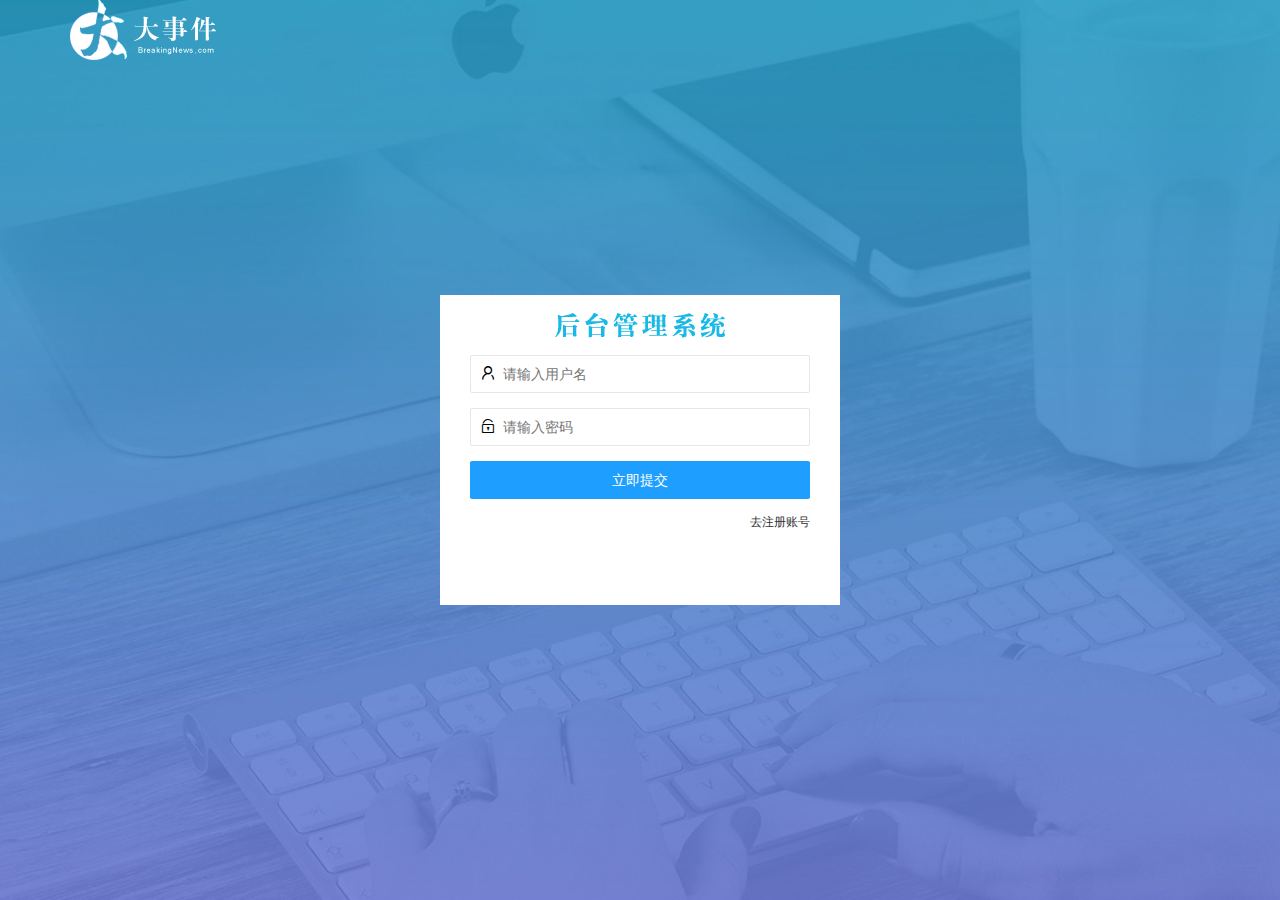
<file: login.html>
<!DOCTYPE html>
<html lang="en">

<head>
    <meta charset="UTF-8">
    <meta http-equiv="X-UA-Compatible" content="IE=edge">
    <meta name="viewport" content="width=device-width, initial-scale=1.0">
    <title>大事件-登录/注册</title>
    <!-- 导入layui的样式 -->
    <link rel="stylesheet" href="./assets/lib/layui/css/layui.css">
    <!-- 导入自己的样式 -->
    <link rel="stylesheet" href="./assets/css/login.css">

</head>

<body>
    <!-- 头部的logo区域 -->
    <div class="layui-main">
        <img src="./assets/images/logo.png" alt="">
    </div>
    <!-- 登陆注册区域 -->
    <div class="loginAndRegBox">
        <div class="title-box"></div>
        <!-- 登录的div -->
        <div class="login-box">
            <!-- 登录的表单 -->
            <form class="layui-form" id="form-login">
                <!-- 用户名 -->
                <div class="layui-form-item">
                    <i class="layui-icon layui-icon-username"></i>
                    <input type="text" name="username" required lay-verify="required" placeholder="请输入用户名"
                        autocomplete="off" class="layui-input">
                </div>
                <!-- 密码 -->
                <div class="layui-form-item">
                    <i class="layui-icon layui-icon-password"></i>
                    <input type="password" name="password" required lay-verify="required|pwd" placeholder="请输入密码"
                        autocomplete="off" class="layui-input">
                </div>
                <!-- 登录按钮 -->
                <div class="layui-form-item">
                    <button class="layui-btn layui-btn-fluid layui-btn-normal" lay-submit>立即提交</button>
                </div>
                <div class="layui-form-item links">
                    <a href="javascript:;" id="link-reg">去注册账号</a>
                </div>
            </form>
        </div>
        <!-- 注册的div -->
        <div class="reg-box">
            <!-- 注册的表单 -->
            <form class="layui-form" id="form_reg">
                <!-- 用户名 -->
                <div class="layui-form-item">
                    <i class="layui-icon layui-icon-username"></i>
                    <input type="text" name="username" required lay-verify="required" placeholder="请输入用户名"
                        autocomplete="off" class="layui-input">
                </div>
                <!-- 密码 -->
                <div class="layui-form-item">
                    <i class="layui-icon layui-icon-password"></i>
                    <input type="password" name="password" required lay-verify="required|pwd" placeholder="请输入密码"
                        autocomplete="off" class="layui-input">
                </div>
                <div class="layui-form-item">
                    <i class="layui-icon layui-icon-password"></i>
                    <input type="password" name="repassword" required lay-verify="required|pwd|repwd"
                        placeholder="再次确认密码" autocomplete="off" class="layui-input">
                </div>
                <!-- 注册按钮 -->
                <div class="layui-form-item">
                    <button class="layui-btn layui-btn-fluid layui-btn-normal" lay-submit>注册</button>
                </div>
                <div class="layui-form-item links">
                    <a href="javascript:;" id="link-login">去登录</a>
                </div>
            </form>

        </div>
    </div>
    <!-- 导入Layui的js -->
    <script src="./assets/lib/layui/layui.all.js"></script>
    <!-- 导入jQuery -->
    <script src="./assets/lib/jquery.js"></script>
    <!-- 导入自己封装的base函数 -->
    <script src="./assets/js/baseAPI.js"></script>
    <!-- 导入自己的js -->
    <script src="./assets/js/login.js"></script>
</body>

</html>
</file>
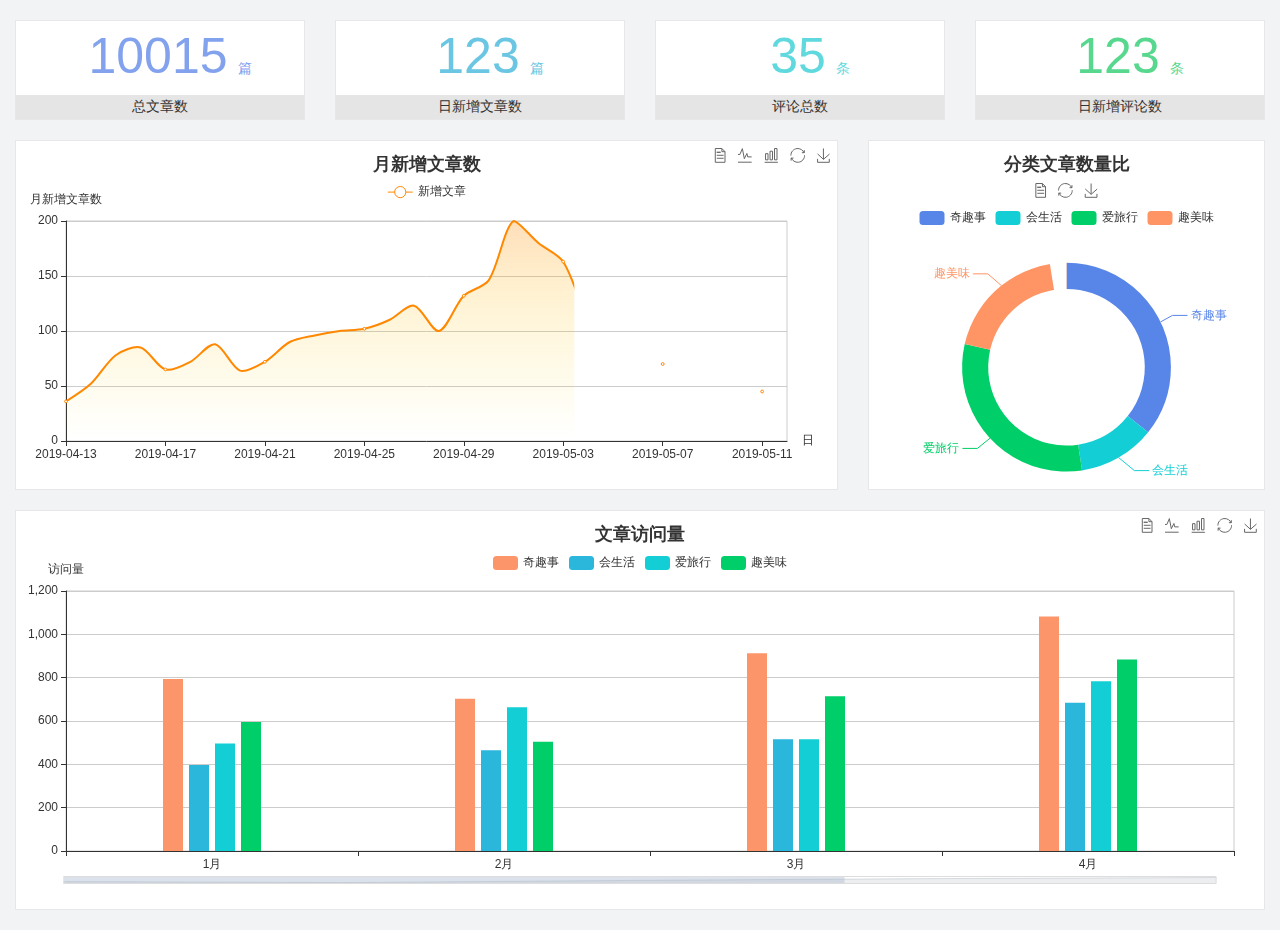
<file: home/dashboard.html>
<!DOCTYPE html>
<html lang="en">

<head>
  <meta charset="UTF-8">
  <meta name="viewport" content="width=device-width, initial-scale=1.0">
  <meta http-equiv="X-UA-Compatible" content="ie=edge">
  <title>图表统计</title>
  <link rel="stylesheet" href="../assets/lib/bootstrap.css" />
  <link rel="stylesheet" href="../assets/lib/main.css" />
  <script src="../assets/lib/jquery.js"></script>
  <script type="text/javascript" src="../assets/lib/echarts.min.js"></script>
</head>

<body>
  <div class="container-fluid">
    <div class="row spannel_list">
      <div class="col-sm-3 col-xs-6">
        <div class="spannel">
          <em>10015</em><span>篇</span>
          <b>总文章数</b>
        </div>
      </div>
      <div class="col-sm-3 col-xs-6">
        <div class="spannel scolor01">
          <em>123</em><span>篇</span>
          <b>日新增文章数</b>
        </div>
      </div>
      <div class="col-sm-3 col-xs-6">
        <div class="spannel scolor02">
          <em>35</em><span>条</span>
          <b>评论总数</b>
        </div>
      </div>
      <div class="col-sm-3 col-xs-6">
        <div class="spannel scolor03">
          <em>123</em><span>条</span>
          <b>日新增评论数</b>
        </div>
      </div>
    </div>
  </div>

  <div class="container-fluid">
    <div class="row curve-pie">
      <div class="col-lg-8 col-md-8">
        <div class="gragh_pannel" id="curve_show"></div>
      </div>
      <div class="col-lg-4 col-md-4">
        <div class="gragh_pannel" id="pie_show"></div>
      </div>
    </div>
  </div>

  <div class="container-fluid">
    <div class="column_pannel" id="column_show"></div>
  </div>

  <script>
    var oChart = echarts.init(document.getElementById('curve_show'));
    var aList_all = [{
        'count': 36,
        'date': '2019-04-13'
      },
      {
        'count': 52,
        'date': '2019-04-14'
      },
      {
        'count': 78,
        'date': '2019-04-15'
      },
      {
        'count': 85,
        'date': '2019-04-16'
      },
      {
        'count': 65,
        'date': '2019-04-17'
      },
      {
        'count': 72,
        'date': '2019-04-18'
      },
      {
        'count': 88,
        'date': '2019-04-19'
      },
      {
        'count': 64,
        'date': '2019-04-20'
      },
      {
        'count': 72,
        'date': '2019-04-21'
      },
      {
        'count': 90,
        'date': '2019-04-22'
      },
      {
        'count': 96,
        'date': '2019-04-23'
      },
      {
        'count': 100,
        'date': '2019-04-24'
      },
      {
        'count': 102,
        'date': '2019-04-25'
      },
      {
        'count': 110,
        'date': '2019-04-26'
      },
      {
        'count': 123,
        'date': '2019-04-27'
      },
      {
        'count': 100,
        'date': '2019-04-28'
      },
      {
        'count': 132,
        'date': '2019-04-29'
      },
      {
        'count': 146,
        'date': '2019-04-30'
      },
      {
        'count': 200,
        'date': '2019-05-01'
      },
      {
        'count': 180,
        'date': '2019-05-02'
      },
      {
        'count': 163,
        'date': '2019-05-03'
      },
      {
        'count': 110,
        'date': '2019-05-04'
      },
      {
        'count': 80,
        'date': '2019-05-05'
      },
      {
        'count': 82,
        'date': '2019-05-06'
      },
      {
        'count': 70,
        'date': '2019-05-07'
      },
      {
        'count': 65,
        'date': '2019-05-08'
      },
      {
        'count': 54,
        'date': '2019-05-09'
      },
      {
        'count': 40,
        'date': '2019-05-10'
      },
      {
        'count': 45,
        'date': '2019-05-11'
      },
      {
        'count': 38,
        'date': '2019-05-12'
      },
    ];

    let aCount = [];
    let aDate = [];

    for (var i = 0; i < aList_all.length; i++) {
      aCount.push(aList_all[i].count);
      aDate.push(aList_all[i].date);
    }

    var chartopt = {
      title: {
        text: '月新增文章数',
        left: 'center',
        top: '10'
      },
      tooltip: {
        trigger: 'axis'
      },
      legend: {
        data: ['新增文章'],
        top: '40'
      },
      toolbox: {
        show: true,
        feature: {
          mark: {
            show: true
          },
          dataView: {
            show: true,
            readOnly: false
          },
          magicType: {
            show: true,
            type: ['line', 'bar']
          },
          restore: {
            show: true
          },
          saveAsImage: {
            show: true
          }
        }
      },
      calculable: true,
      xAxis: [{
        name: '日',
        type: 'category',
        boundaryGap: false,
        data: aDate
      }],
      yAxis: [{
        name: '月新增文章数',
        type: 'value'
      }],
      series: [{
        name: '新增文章',
        type: 'line',
        smooth: true,
        itemStyle: {
          normal: {
            areaStyle: {
              type: 'default'
            },
            color: '#f80'
          },
          lineStyle: {
            color: '#f80'
          }
        },
        data: aCount
      }],
      areaStyle: {
        normal: {
          color: new echarts.graphic.LinearGradient(0, 0, 0, 1, [{
            offset: 0,
            color: 'rgba(255,136,0,0.39)'
          }, {
            offset: .34,
            color: 'rgba(255,180,0,0.25)'
          }, {
            offset: 1,
            color: 'rgba(255,222,0,0.00)'
          }])

        }
      },
      grid: {
        show: true,
        x: 50,
        x2: 50,
        y: 80,
        height: 220
      }
    };

    oChart.setOption(chartopt);


    var oPie = echarts.init(document.getElementById('pie_show'));
    var oPieopt = {
      title: {
        top: 10,
        text: '分类文章数量比',
        x: 'center'
      },
      tooltip: {
        trigger: 'item',
        formatter: "{a} <br/>{b} : {c} ({d}%)"
      },
      color: ['#5885e8', '#13cfd5', '#00ce68', '#ff9565'],
      legend: {
        x: 'center',
        top: 65,
        data: ['奇趣事', '会生活', '爱旅行', '趣美味']
      },
      toolbox: {
        show: true,
        x: 'center',
        top: 35,
        feature: {
          mark: {
            show: true
          },
          dataView: {
            show: true,
            readOnly: false
          },
          magicType: {
            show: true,
            type: ['pie', 'funnel'],
            option: {
              funnel: {
                x: '25%',
                width: '50%',
                funnelAlign: 'left',
                max: 1548
              }
            }
          },
          restore: {
            show: true
          },
          saveAsImage: {
            show: true
          }
        }
      },
      calculable: true,
      series: [{
        name: '访问来源',
        type: 'pie',
        radius: ['45%', '60%'],
        center: ['50%', '65%'],
        data: [{
            value: 300,
            name: '奇趣事'
          },
          {
            value: 100,
            name: '会生活'
          },
          {
            value: 260,
            name: '爱旅行'
          },
          {
            value: 180,
            name: '趣美味'
          }
        ]
      }]
    };
    oPie.setOption(oPieopt);



    var oColumn = this.echarts.init(document.getElementById('column_show'));
    var oColumnopt = {
      title: {
        text: '文章访问量',
        left: 'center',
        top: '10'
      },
      tooltip: {
        trigger: 'axis'
      },
      legend: {
        data: ['奇趣事', '会生活', '爱旅行', '趣美味'],
        top: '40'
      },
      toolbox: {
        show: true,
        feature: {
          mark: {
            show: true
          },
          dataView: {
            show: true,
            readOnly: false
          },
          magicType: {
            show: true,
            type: ['line', 'bar']
          },
          restore: {
            show: true
          },
          saveAsImage: {
            show: true
          }
        }
      },
      calculable: true,
      xAxis: [{
        type: 'category',
        data: ['1月', '2月', '3月', '4月', '5月']
      }],
      yAxis: [{
        name: '访问量',
        type: 'value'
      }],
      series: [{
          name: '奇趣事',
          type: 'bar',
          barWidth: 20,
          itemStyle: {
            normal: {
              areaStyle: {
                type: 'default'
              },
              color: '#fd956a'
            }
          },
          data: [800, 708, 920, 1090, 1200]
        },
        {
          name: '会生活',
          type: 'bar',
          barWidth: 20,
          itemStyle: {
            normal: {
              areaStyle: {
                type: 'default'
              },
              color: '#2bb6db'
            }
          },
          data: [400, 468, 520, 690, 800]
        },
        {
          name: '爱旅行',
          type: 'bar',
          barWidth: 20,
          itemStyle: {
            normal: {
              areaStyle: {
                type: 'default'
              },
              color: '#13cfd5'
            }
          },
          data: [500, 668, 520, 790, 900]
        },
        {
          name: '趣美味',
          type: 'bar',
          barWidth: 20,
          itemStyle: {
            normal: {
              areaStyle: {
                type: 'default'
              },
              color: '#00ce68'
            }
          },
          data: [600, 508, 720, 890, 1000]
        }
      ],
      grid: {
        show: true,
        x: 50,
        x2: 30,
        y: 80,
        height: 260
      },
      dataZoom: [ //给x轴设置滚动条
        {
          start: 0, //默认为0
          end: 100 - 1000 / 31, //默认为100
          type: 'slider',
          show: true,
          xAxisIndex: [0],
          handleSize: 0, //滑动条的 左右2个滑动条的大小
          height: 8, //组件高度
          left: 45, //左边的距离
          right: 50, //右边的距离
          bottom: 26, //右边的距离
          handleColor: '#ddd', //h滑动图标的颜色
          handleStyle: {
            borderColor: "#cacaca",
            borderWidth: "1",
            shadowBlur: 2,
            background: "#ddd",
            shadowColor: "#ddd",
          }
        }
      ]
    };
    oColumn.setOption(oColumnopt);
  </script>
</body>

</html>
</file>
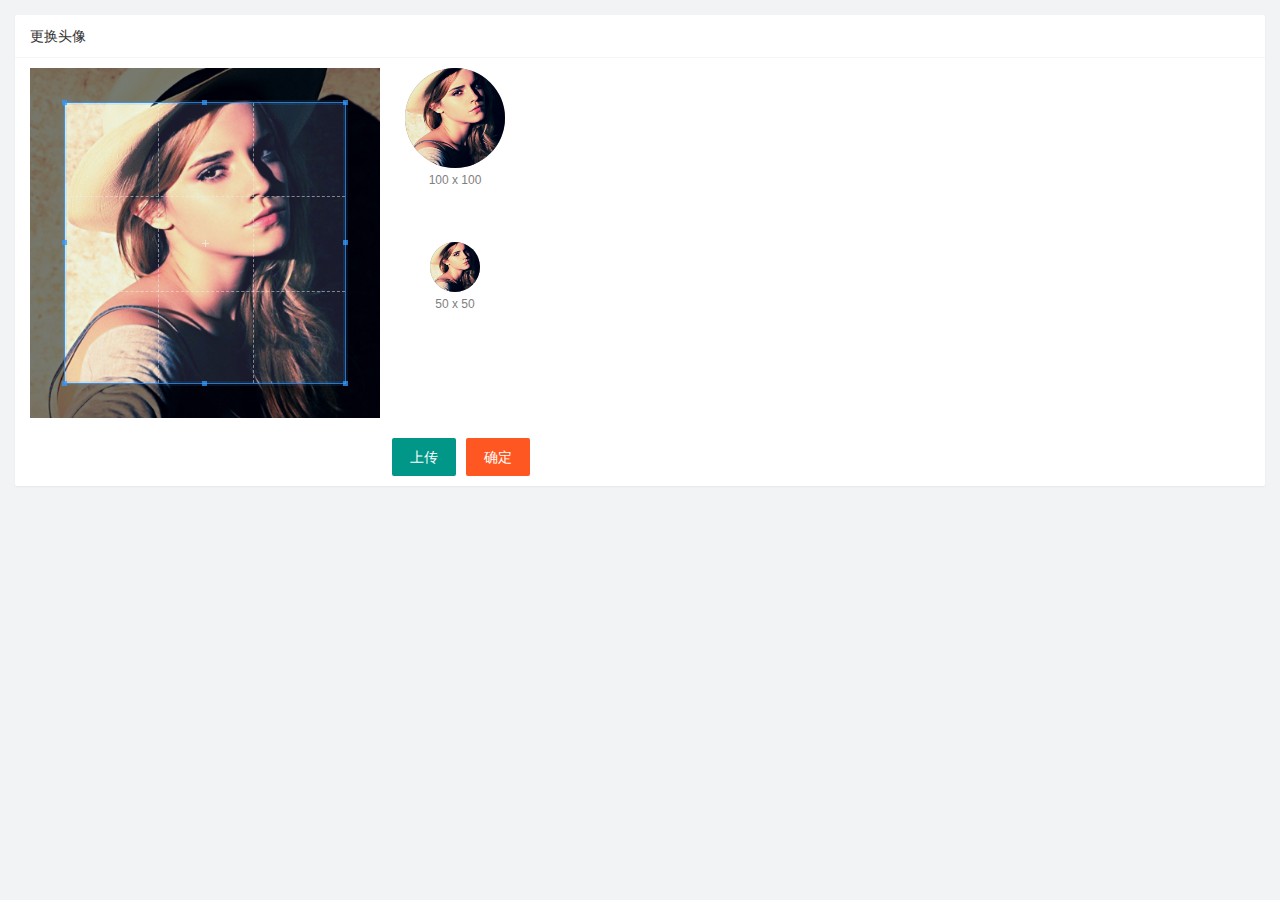
<file: user/user_avatar.html>
<!DOCTYPE html>
<html lang="en">

<head>
    <meta charset="UTF-8">
    <meta http-equiv="X-UA-Compatible" content="IE=edge">
    <meta name="viewport" content="width=device-width, initial-scale=1.0">
    <title>Document</title>
    <link rel="stylesheet" href="../assets/lib/layui/css/layui.css">
    <link rel="stylesheet" href="../assets/lib/cropper/cropper.css">
    <link rel="stylesheet" href="../assets/css/user_avatar.css">
</head>

<body>
    <!-- 卡片区域 -->
    <div class="layui-card">
        <div class="layui-card-header">更换头像</div>
        <div class="layui-card-body">
            <!-- 第一行的图片裁剪和预览区域 -->
            <div class="row1">
                <!-- 图片裁剪区域 -->
                <div class="cropper-box">
                    <!-- 这个 img 标签很重要，将来会把它初始化为裁剪区域 -->
                    <img id="image" src="../assets/images/sample.jpg" />
                </div>
                <!-- 图片的预览区域 -->
                <div class="preview-box">
                    <div>
                        <!-- 宽高为 100px 的预览区域 -->
                        <div class="img-preview w100"></div>
                        <p class="size">100 x 100</p>
                    </div>
                    <div>
                        <!-- 宽高为 50px 的预览区域 -->
                        <div class="img-preview w50"></div>
                        <p class="size">50 x 50</p>
                    </div>
                </div>
            </div>

            <!-- 第二行的按钮区域 -->
            <div class="row2">
                <input type="file" name="" id="file" accept="image/png,image/jpeg">
                <button type="button" class="layui-btn" id="btnChooseImage">上传</button>
                <button type="button" class="layui-btn layui-btn-danger" id="btnUpload">确定</button>
            </div>
        </div>
    </div>
    <script src="../assets/lib/layui/layui.all.js"></script>
    <script src="../assets/lib/jquery.js"></script>
    <script src="../assets/lib/cropper/Cropper.js"></script>
    <script src="../assets/lib/cropper/jquery-cropper.js"></script>
    <script src="../assets/js/baseAPI.js"></script>
    <script src="../assets/js/user_avatar.js"></script>
</body>

</html>
</file>
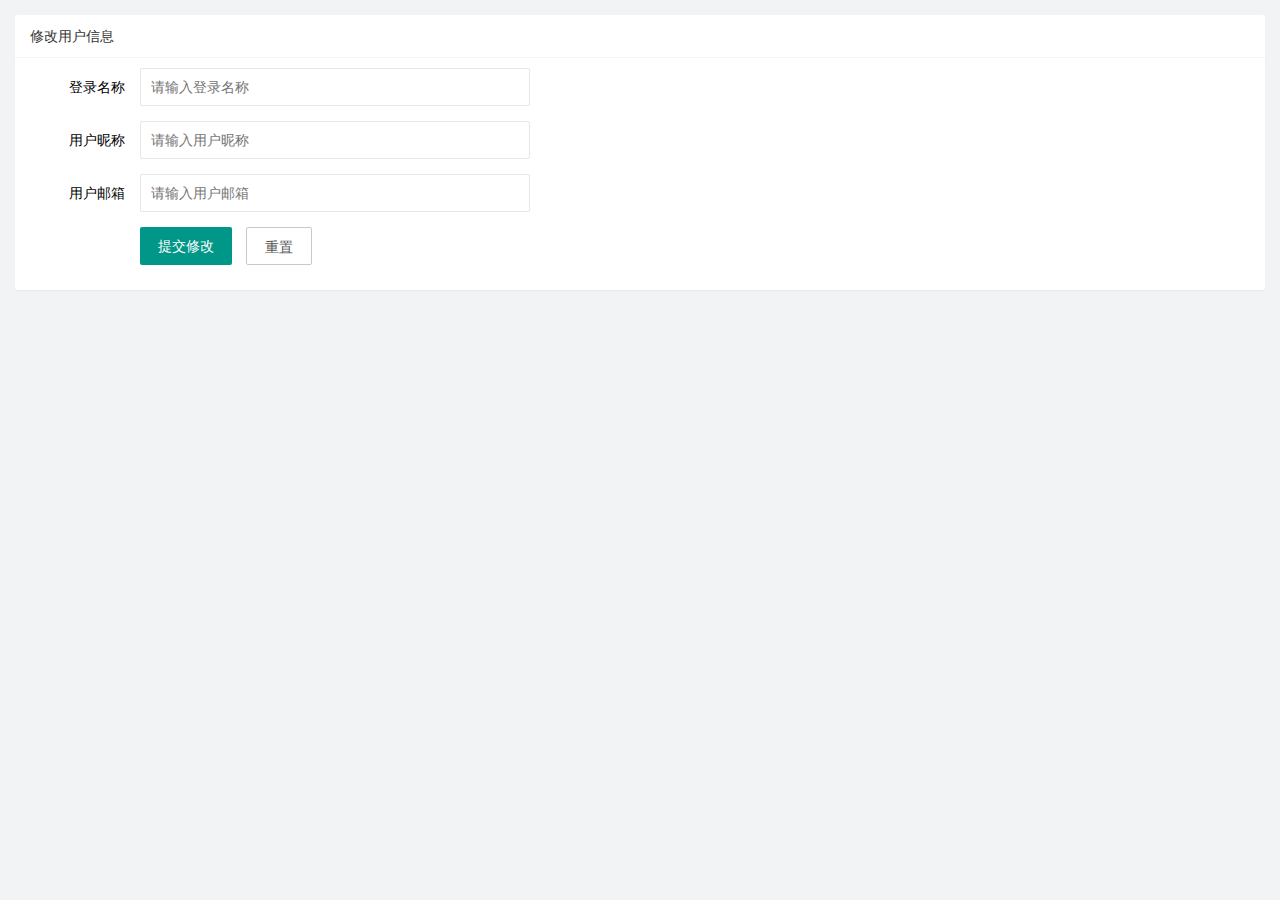
<file: user/user_info.html>
<!DOCTYPE html>
<html lang="en">

<head>
    <meta charset="UTF-8">
    <meta http-equiv="X-UA-Compatible" content="IE=edge">
    <meta name="viewport" content="width=device-width, initial-scale=1.0">
    <title>Document</title>
    <link rel="stylesheet" href="../assets/lib/layui/css/layui.css">
    <link rel="stylesheet" href="../assets/css/user_info.css">
</head>

<body>
    <!-- 卡片区域 -->
    <div class="layui-card">
        <div class="layui-card-header">修改用户信息</div>
        <div class="layui-card-body">
            <!-- form 表单区域 -->
            <form class="layui-form" lay-filter="formUserInfo">

                <input type="hidden" name="id">

                <div class="layui-form-item">
                    <label class="layui-form-label">登录名称</label>
                    <div class="layui-input-block">
                        <input type="text" name="username" required lay-verify="required" placeholder="请输入登录名称"
                            autocomplete="off" class="layui-input" readonly />
                    </div>
                </div>
                <div class="layui-form-item">
                    <label class="layui-form-label">用户昵称</label>
                    <div class="layui-input-block">
                        <input type="text" name="nickname" required lay-verify="required|nickname" placeholder="请输入用户昵称"
                            autocomplete="off" class="layui-input" />
                    </div>
                </div>
                <div class="layui-form-item">
                    <label class="layui-form-label">用户邮箱</label>
                    <div class="layui-input-block">
                        <input type="text" name="email" required lay-verify="required|email" placeholder="请输入用户邮箱"
                            autocomplete="off" class="layui-input" />
                    </div>
                </div>
                <div class="layui-form-item">
                    <div class="layui-input-block">
                        <button class="layui-btn" lay-submit lay-filter="formDemo">提交修改</button>
                        <button type="reset" class="layui-btn layui-btn-primary">重置</button>
                    </div>
                </div>
            </form>
        </div>
    </div>
    <script src="../assets/lib/layui/layui.all.js"></script>
    <script src="../assets/lib/jquery.js"></script>
    <script src="../assets/js/baseAPI.js"></script>
    <script src="../assets/js/user_info.js"></script>
</body>

</html>
</file>
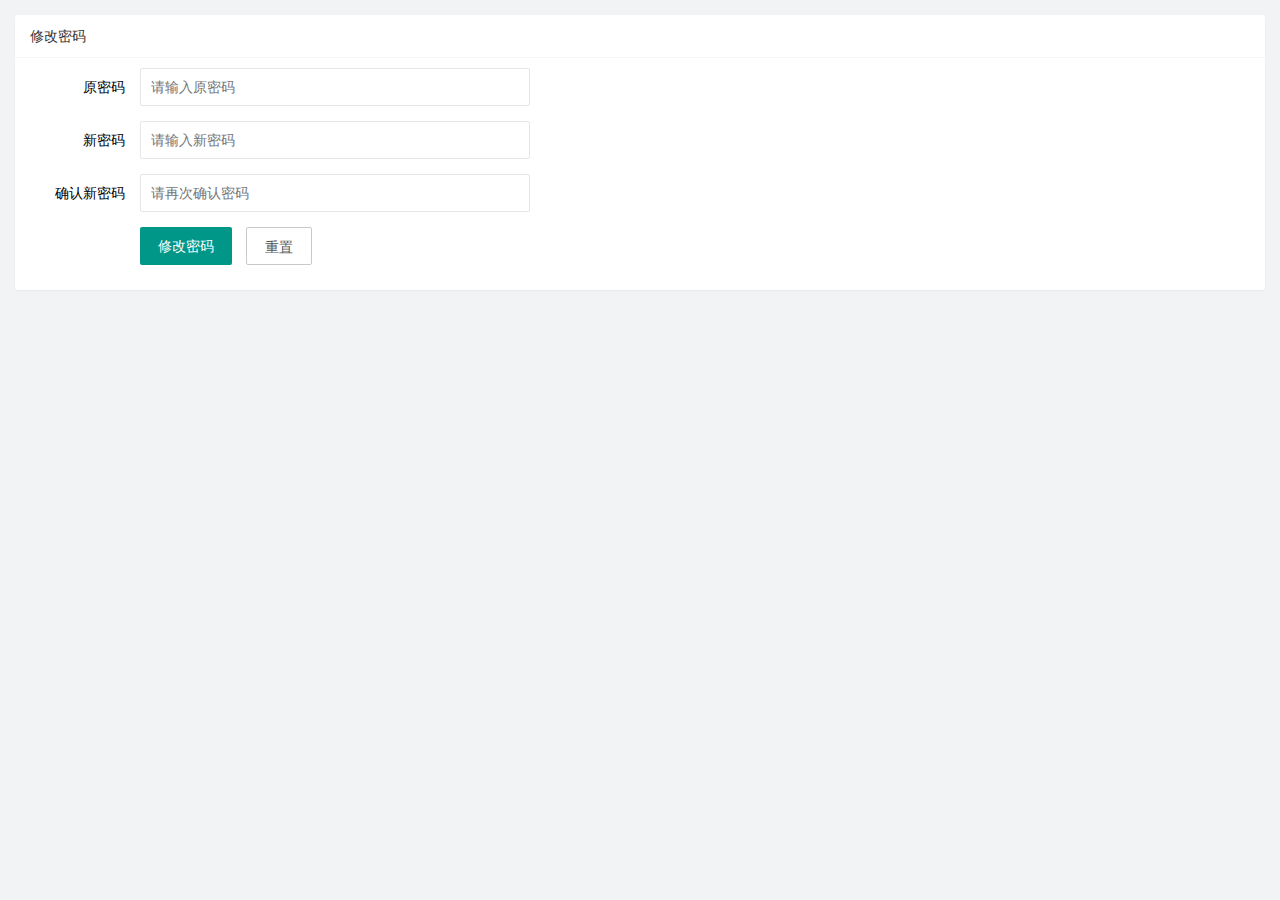
<file: user/user_pwd.html>
<!DOCTYPE html>
<html lang="en">

<head>
    <meta charset="UTF-8" />
    <meta name="viewport" content="width=device-width, initial-scale=1.0" />
    <title>Document</title>
    <link rel="stylesheet" href="../assets/lib/layui/css/layui.css" />
    <link rel="stylesheet" href="../assets/css/user_pwd.css" />
</head>

<body>
    <!-- 卡片区域 -->
    <div class="layui-card">
        <div class="layui-card-header">修改密码</div>
        <div class="layui-card-body">
            <form class="layui-form">
                <div class="layui-form-item">
                    <label class="layui-form-label">原密码</label>
                    <div class="layui-input-block">
                        <input type="password" name="old_pwd" required lay-verify="required|pwd" placeholder="请输入原密码"
                            autocomplete="off" class="layui-input" />
                    </div>
                </div>
                <div class="layui-form-item">
                    <label class="layui-form-label">新密码</label>
                    <div class="layui-input-block">
                        <input type="password" name="new_pwd" required lay-verify="required|pwd" placeholder="请输入新密码"
                            autocomplete="off" class="layui-input" />
                    </div>
                </div>
                <div class="layui-form-item">
                    <label class="layui-form-label">确认新密码</label>
                    <div class="layui-input-block">
                        <input type="password" name="re_pwd" required lay-verify="required|pwd" placeholder="请再次确认密码"
                            autocomplete="off" class="layui-input" />
                    </div>
                </div>
                <div class="layui-form-item">
                    <div class="layui-input-block">
                        <button class="layui-btn" lay-submit lay-filter="formDemo">修改密码</button>
                        <button type="reset" class="layui-btn layui-btn-primary">重置</button>
                    </div>
                </div>
            </form>
        </div>
    </div>
    <script src="../assets/lib/layui/layui.all.js"></script>
    <script src="../assets/lib/jquery.js"></script>
    <script src="../assets/js/baseAPI.js"></script>
    <script src="../assets/js/user_pwd.js"></script>
</body>

</html>
</file>
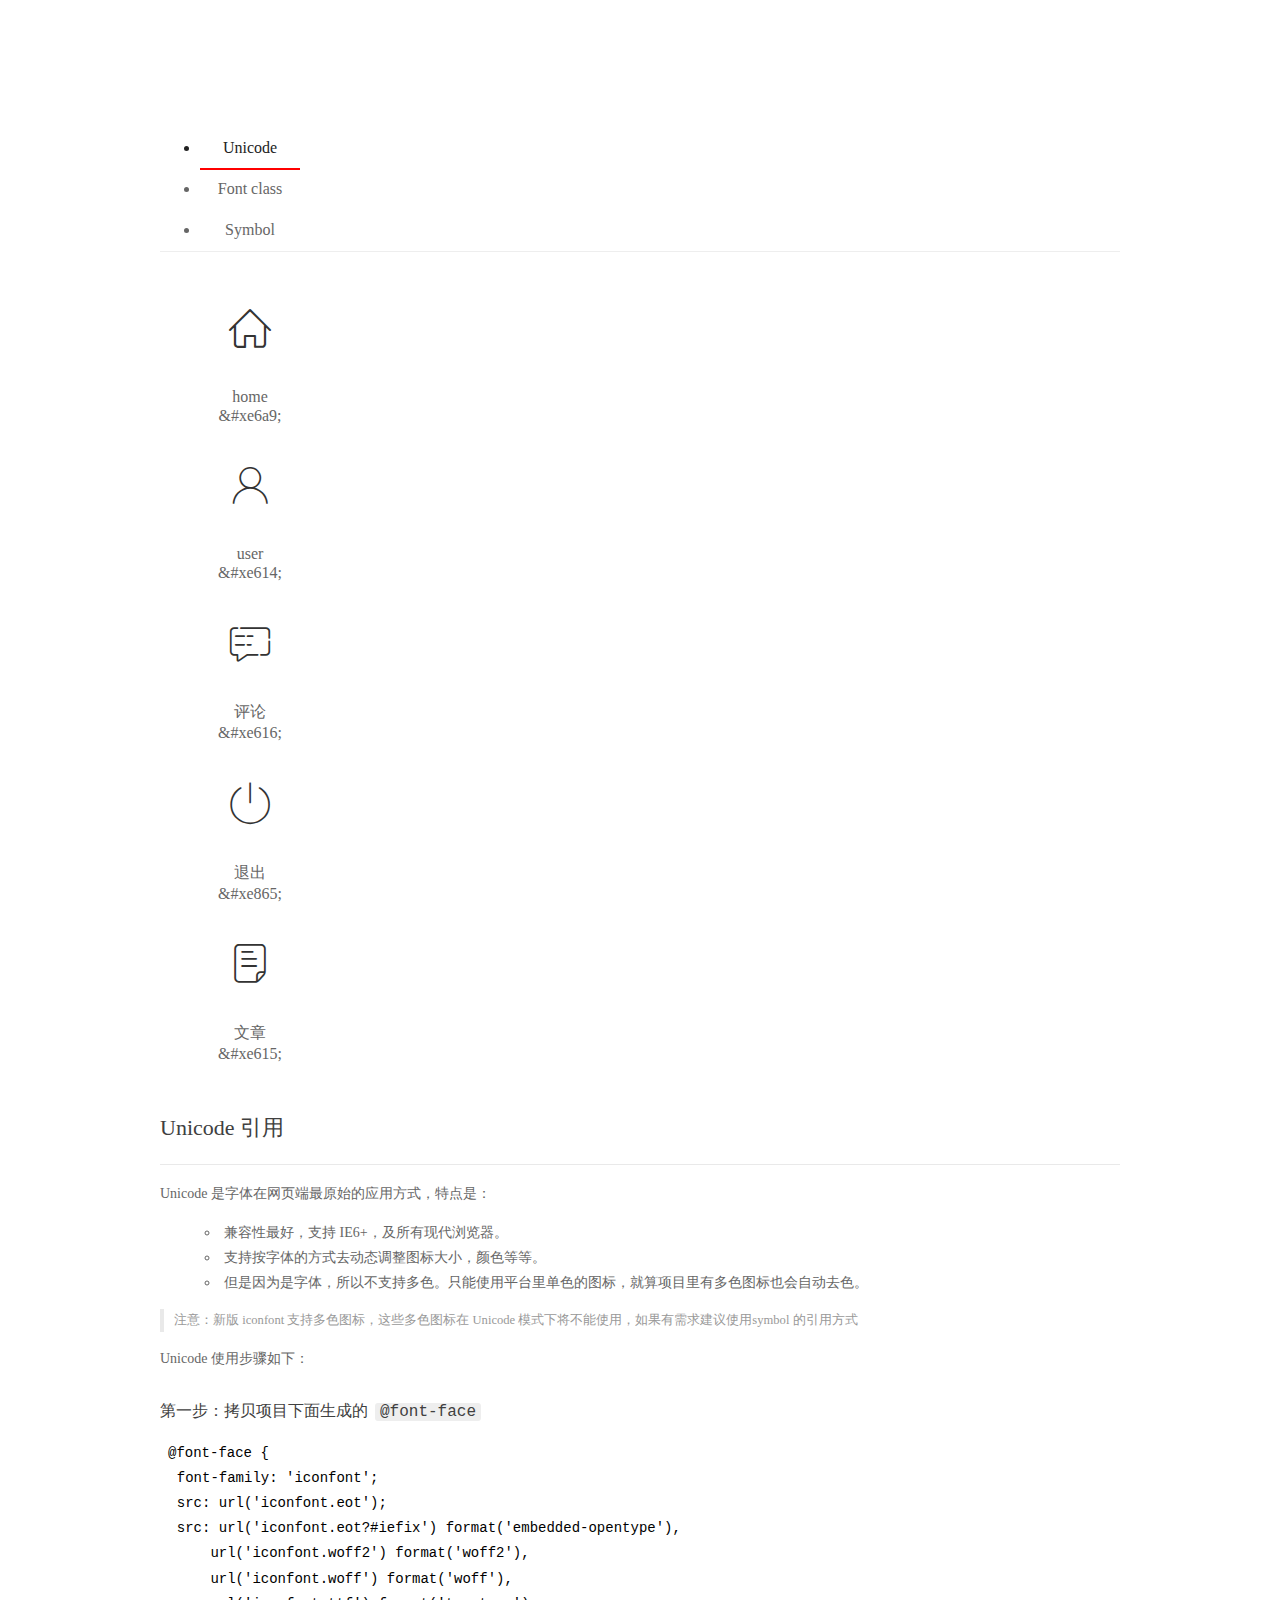
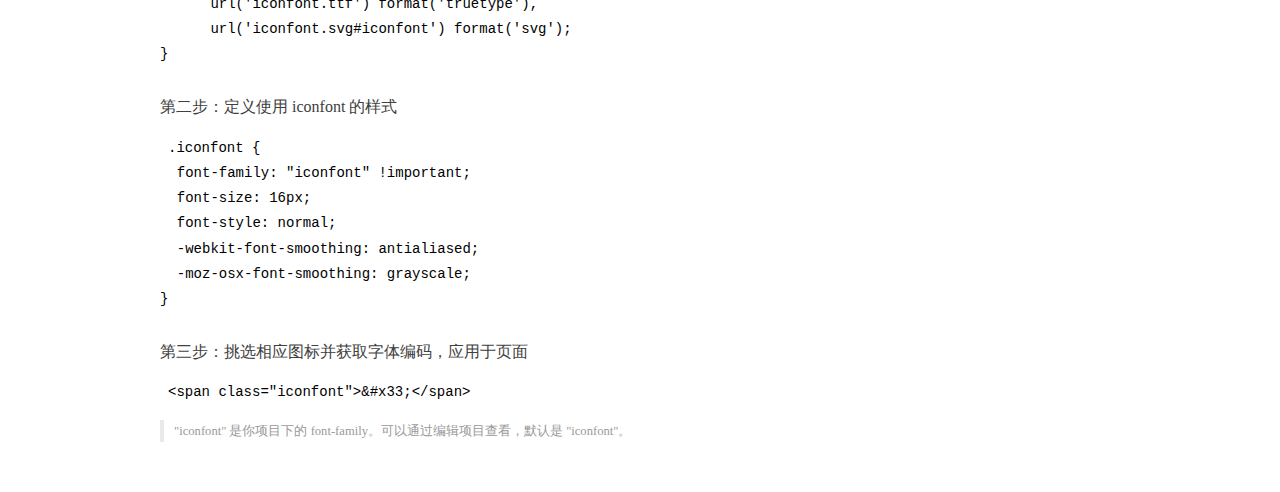
<file: assets/fonts/demo_index.html>
<!DOCTYPE html>
<html>
<head>
  <meta charset="utf-8"/>
  <title>IconFont Demo</title>
  <link rel="shortcut icon" href="https://gtms04.alicdn.com/tps/i4/TB1_oz6GVXXXXaFXpXXJDFnIXXX-64-64.ico" type="image/x-icon"/>
  <link rel="stylesheet" href="https://g.alicdn.com/thx/cube/1.3.2/cube.min.css">
  <link rel="stylesheet" href="demo.css">
  <link rel="stylesheet" href="iconfont.css">
  <script src="iconfont.js"></script>
  <!-- jQuery -->
  <script src="https://a1.alicdn.com/oss/uploads/2018/12/26/7bfddb60-08e8-11e9-9b04-53e73bb6408b.js"></script>
  <!-- 代码高亮 -->
  <script src="https://a1.alicdn.com/oss/uploads/2018/12/26/a3f714d0-08e6-11e9-8a15-ebf944d7534c.js"></script>
</head>
<body>
  <div class="main">
    <h1 class="logo"><a href="https://www.iconfont.cn/" title="iconfont 首页" target="_blank">&#xe86b;</a></h1>
    <div class="nav-tabs">
      <ul id="tabs" class="dib-box">
        <li class="dib active"><span>Unicode</span></li>
        <li class="dib"><span>Font class</span></li>
        <li class="dib"><span>Symbol</span></li>
      </ul>
      
    </div>
    <div class="tab-container">
      <div class="content unicode" style="display: block;">
          <ul class="icon_lists dib-box">
          
            <li class="dib">
              <span class="icon iconfont">&#xe6a9;</span>
                <div class="name">home</div>
                <div class="code-name">&amp;#xe6a9;</div>
              </li>
          
            <li class="dib">
              <span class="icon iconfont">&#xe614;</span>
                <div class="name">user</div>
                <div class="code-name">&amp;#xe614;</div>
              </li>
          
            <li class="dib">
              <span class="icon iconfont">&#xe616;</span>
                <div class="name">评论</div>
                <div class="code-name">&amp;#xe616;</div>
              </li>
          
            <li class="dib">
              <span class="icon iconfont">&#xe865;</span>
                <div class="name">退出</div>
                <div class="code-name">&amp;#xe865;</div>
              </li>
          
            <li class="dib">
              <span class="icon iconfont">&#xe615;</span>
                <div class="name">文章</div>
                <div class="code-name">&amp;#xe615;</div>
              </li>
          
          </ul>
          <div class="article markdown">
          <h2 id="unicode-">Unicode 引用</h2>
          <hr>

          <p>Unicode 是字体在网页端最原始的应用方式，特点是：</p>
          <ul>
            <li>兼容性最好，支持 IE6+，及所有现代浏览器。</li>
            <li>支持按字体的方式去动态调整图标大小，颜色等等。</li>
            <li>但是因为是字体，所以不支持多色。只能使用平台里单色的图标，就算项目里有多色图标也会自动去色。</li>
          </ul>
          <blockquote>
            <p>注意：新版 iconfont 支持多色图标，这些多色图标在 Unicode 模式下将不能使用，如果有需求建议使用symbol 的引用方式</p>
          </blockquote>
          <p>Unicode 使用步骤如下：</p>
          <h3 id="-font-face">第一步：拷贝项目下面生成的 <code>@font-face</code></h3>
<pre><code class="language-css"
>@font-face {
  font-family: 'iconfont';
  src: url('iconfont.eot');
  src: url('iconfont.eot?#iefix') format('embedded-opentype'),
      url('iconfont.woff2') format('woff2'),
      url('iconfont.woff') format('woff'),
      url('iconfont.ttf') format('truetype'),
      url('iconfont.svg#iconfont') format('svg');
}
</code></pre>
          <h3 id="-iconfont-">第二步：定义使用 iconfont 的样式</h3>
<pre><code class="language-css"
>.iconfont {
  font-family: "iconfont" !important;
  font-size: 16px;
  font-style: normal;
  -webkit-font-smoothing: antialiased;
  -moz-osx-font-smoothing: grayscale;
}
</code></pre>
          <h3 id="-">第三步：挑选相应图标并获取字体编码，应用于页面</h3>
<pre>
<code class="language-html"
>&lt;span class="iconfont"&gt;&amp;#x33;&lt;/span&gt;
</code></pre>
          <blockquote>
            <p>"iconfont" 是你项目下的 font-family。可以通过编辑项目查看，默认是 "iconfont"。</p>
          </blockquote>
          </div>
      </div>
      <div class="content font-class">
        <ul class="icon_lists dib-box">
          
          <li class="dib">
            <span class="icon iconfont icon-home"></span>
            <div class="name">
              home
            </div>
            <div class="code-name">.icon-home
            </div>
          </li>
          
          <li class="dib">
            <span class="icon iconfont icon-user"></span>
            <div class="name">
              user
            </div>
            <div class="code-name">.icon-user
            </div>
          </li>
          
          <li class="dib">
            <span class="icon iconfont icon-pinglun"></span>
            <div class="name">
              评论
            </div>
            <div class="code-name">.icon-pinglun
            </div>
          </li>
          
          <li class="dib">
            <span class="icon iconfont icon-tuichu"></span>
            <div class="name">
              退出
            </div>
            <div class="code-name">.icon-tuichu
            </div>
          </li>
          
          <li class="dib">
            <span class="icon iconfont icon-16"></span>
            <div class="name">
              文章
            </div>
            <div class="code-name">.icon-16
            </div>
          </li>
          
        </ul>
        <div class="article markdown">
        <h2 id="font-class-">font-class 引用</h2>
        <hr>

        <p>font-class 是 Unicode 使用方式的一种变种，主要是解决 Unicode 书写不直观，语意不明确的问题。</p>
        <p>与 Unicode 使用方式相比，具有如下特点：</p>
        <ul>
          <li>兼容性良好，支持 IE8+，及所有现代浏览器。</li>
          <li>相比于 Unicode 语意明确，书写更直观。可以很容易分辨这个 icon 是什么。</li>
          <li>因为使用 class 来定义图标，所以当要替换图标时，只需要修改 class 里面的 Unicode 引用。</li>
          <li>不过因为本质上还是使用的字体，所以多色图标还是不支持的。</li>
        </ul>
        <p>使用步骤如下：</p>
        <h3 id="-fontclass-">第一步：引入项目下面生成的 fontclass 代码：</h3>
<pre><code class="language-html">&lt;link rel="stylesheet" href="./iconfont.css"&gt;
</code></pre>
        <h3 id="-">第二步：挑选相应图标并获取类名，应用于页面：</h3>
<pre><code class="language-html">&lt;span class="iconfont icon-xxx"&gt;&lt;/span&gt;
</code></pre>
        <blockquote>
          <p>"
            iconfont" 是你项目下的 font-family。可以通过编辑项目查看，默认是 "iconfont"。</p>
        </blockquote>
      </div>
      </div>
      <div class="content symbol">
          <ul class="icon_lists dib-box">
          
            <li class="dib">
                <svg class="icon svg-icon" aria-hidden="true">
                  <use xlink:href="#icon-home"></use>
                </svg>
                <div class="name">home</div>
                <div class="code-name">#icon-home</div>
            </li>
          
            <li class="dib">
                <svg class="icon svg-icon" aria-hidden="true">
                  <use xlink:href="#icon-user"></use>
                </svg>
                <div class="name">user</div>
                <div class="code-name">#icon-user</div>
            </li>
          
            <li class="dib">
                <svg class="icon svg-icon" aria-hidden="true">
                  <use xlink:href="#icon-pinglun"></use>
                </svg>
                <div class="name">评论</div>
                <div class="code-name">#icon-pinglun</div>
            </li>
          
            <li class="dib">
                <svg class="icon svg-icon" aria-hidden="true">
                  <use xlink:href="#icon-tuichu"></use>
                </svg>
                <div class="name">退出</div>
                <div class="code-name">#icon-tuichu</div>
            </li>
          
            <li class="dib">
                <svg class="icon svg-icon" aria-hidden="true">
                  <use xlink:href="#icon-16"></use>
                </svg>
                <div class="name">文章</div>
                <div class="code-name">#icon-16</div>
            </li>
          
          </ul>
          <div class="article markdown">
          <h2 id="symbol-">Symbol 引用</h2>
          <hr>

          <p>这是一种全新的使用方式，应该说这才是未来的主流，也是平台目前推荐的用法。相关介绍可以参考这篇<a href="">文章</a>
            这种用法其实是做了一个 SVG 的集合，与另外两种相比具有如下特点：</p>
          <ul>
            <li>支持多色图标了，不再受单色限制。</li>
            <li>通过一些技巧，支持像字体那样，通过 <code>font-size</code>, <code>color</code> 来调整样式。</li>
            <li>兼容性较差，支持 IE9+，及现代浏览器。</li>
            <li>浏览器渲染 SVG 的性能一般，还不如 png。</li>
          </ul>
          <p>使用步骤如下：</p>
          <h3 id="-symbol-">第一步：引入项目下面生成的 symbol 代码：</h3>
<pre><code class="language-html">&lt;script src="./iconfont.js"&gt;&lt;/script&gt;
</code></pre>
          <h3 id="-css-">第二步：加入通用 CSS 代码（引入一次就行）：</h3>
<pre><code class="language-html">&lt;style&gt;
.icon {
  width: 1em;
  height: 1em;
  vertical-align: -0.15em;
  fill: currentColor;
  overflow: hidden;
}
&lt;/style&gt;
</code></pre>
          <h3 id="-">第三步：挑选相应图标并获取类名，应用于页面：</h3>
<pre><code class="language-html">&lt;svg class="icon" aria-hidden="true"&gt;
  &lt;use xlink:href="#icon-xxx"&gt;&lt;/use&gt;
&lt;/svg&gt;
</code></pre>
          </div>
      </div>

    </div>
  </div>
  <script>
  $(document).ready(function () {
      $('.tab-container .content:first').show()

      $('#tabs li').click(function (e) {
        var tabContent = $('.tab-container .content')
        var index = $(this).index()

        if ($(this).hasClass('active')) {
          return
        } else {
          $('#tabs li').removeClass('active')
          $(this).addClass('active')

          tabContent.hide().eq(index).fadeIn()
        }
      })
    })
  </script>
</body>
</html>
</file>
<file: assets/lib/layui/css/layui.css>
/** layui-v2.5.5 MIT License By https://www.layui.com */
 .layui-inline,img{display:inline-block;vertical-align:middle}h1,h2,h3,h4,h5,h6{font-weight:400}.layui-edge,.layui-header,.layui-inline,.layui-main{position:relative}.layui-body,.layui-edge,.layui-elip{overflow:hidden}.layui-btn,.layui-edge,.layui-inline,img{vertical-align:middle}.layui-btn,.layui-disabled,.layui-icon,.layui-unselect{-moz-user-select:none;-webkit-user-select:none;-ms-user-select:none}.layui-elip,.layui-form-checkbox span,.layui-form-pane .layui-form-label{text-overflow:ellipsis;white-space:nowrap}.layui-breadcrumb,.layui-tree-btnGroup{visibility:hidden}blockquote,body,button,dd,div,dl,dt,form,h1,h2,h3,h4,h5,h6,input,li,ol,p,pre,td,textarea,th,ul{margin:0;padding:0;-webkit-tap-highlight-color:rgba(0,0,0,0)}a:active,a:hover{outline:0}img{border:none}li{list-style:none}table{border-collapse:collapse;border-spacing:0}h4,h5,h6{font-size:100%}button,input,optgroup,option,select,textarea{font-family:inherit;font-size:inherit;font-style:inherit;font-weight:inherit;outline:0}pre{white-space:pre-wrap;white-space:-moz-pre-wrap;white-space:-pre-wrap;white-space:-o-pre-wrap;word-wrap:break-word}body{line-height:24px;font:14px Helvetica Neue,Helvetica,PingFang SC,Tahoma,Arial,sans-serif}hr{height:1px;margin:10px 0;border:0;clear:both}a{color:#333;text-decoration:none}a:hover{color:#777}a cite{font-style:normal;*cursor:pointer}.layui-border-box,.layui-border-box *{box-sizing:border-box}.layui-box,.layui-box *{box-sizing:content-box}.layui-clear{clear:both;*zoom:1}.layui-clear:after{content:'\20';clear:both;*zoom:1;display:block;height:0}.layui-inline{*display:inline;*zoom:1}.layui-edge{display:inline-block;width:0;height:0;border-width:6px;border-style:dashed;border-color:transparent}.layui-edge-top{top:-4px;border-bottom-color:#999;border-bottom-style:solid}.layui-edge-right{border-left-color:#999;border-left-style:solid}.layui-edge-bottom{top:2px;border-top-color:#999;border-top-style:solid}.layui-edge-left{border-right-color:#999;border-right-style:solid}.layui-disabled,.layui-disabled:hover{color:#d2d2d2!important;cursor:not-allowed!important}.layui-circle{border-radius:100%}.layui-show{display:block!important}.layui-hide{display:none!important}@font-face{font-family:layui-icon;src:url(../font/iconfont.eot?v=250);src:url(../font/iconfont.eot?v=250#iefix) format('embedded-opentype'),url(../font/iconfont.woff2?v=250) format('woff2'),url(../font/iconfont.woff?v=250) format('woff'),url(../font/iconfont.ttf?v=250) format('truetype'),url(../font/iconfont.svg?v=250#layui-icon) format('svg')}.layui-icon{font-family:layui-icon!important;font-size:16px;font-style:normal;-webkit-font-smoothing:antialiased;-moz-osx-font-smoothing:grayscale}.layui-icon-reply-fill:before{content:"\e611"}.layui-icon-set-fill:before{content:"\e614"}.layui-icon-menu-fill:before{content:"\e60f"}.layui-icon-search:before{content:"\e615"}.layui-icon-share:before{content:"\e641"}.layui-icon-set-sm:before{content:"\e620"}.layui-icon-engine:before{content:"\e628"}.layui-icon-close:before{content:"\1006"}.layui-icon-close-fill:before{content:"\1007"}.layui-icon-chart-screen:before{content:"\e629"}.layui-icon-star:before{content:"\e600"}.layui-icon-circle-dot:before{content:"\e617"}.layui-icon-chat:before{content:"\e606"}.layui-icon-release:before{content:"\e609"}.layui-icon-list:before{content:"\e60a"}.layui-icon-chart:before{content:"\e62c"}.layui-icon-ok-circle:before{content:"\1005"}.layui-icon-layim-theme:before{content:"\e61b"}.layui-icon-table:before{content:"\e62d"}.layui-icon-right:before{content:"\e602"}.layui-icon-left:before{content:"\e603"}.layui-icon-cart-simple:before{content:"\e698"}.layui-icon-face-cry:before{content:"\e69c"}.layui-icon-face-smile:before{content:"\e6af"}.layui-icon-survey:before{content:"\e6b2"}.layui-icon-tree:before{content:"\e62e"}.layui-icon-upload-circle:before{content:"\e62f"}.layui-icon-add-circle:before{content:"\e61f"}.layui-icon-download-circle:before{content:"\e601"}.layui-icon-templeate-1:before{content:"\e630"}.layui-icon-util:before{content:"\e631"}.layui-icon-face-surprised:before{content:"\e664"}.layui-icon-edit:before{content:"\e642"}.layui-icon-speaker:before{content:"\e645"}.layui-icon-down:before{content:"\e61a"}.layui-icon-file:before{content:"\e621"}.layui-icon-layouts:before{content:"\e632"}.layui-icon-rate-half:before{content:"\e6c9"}.layui-icon-add-circle-fine:before{content:"\e608"}.layui-icon-prev-circle:before{content:"\e633"}.layui-icon-read:before{content:"\e705"}.layui-icon-404:before{content:"\e61c"}.layui-icon-carousel:before{content:"\e634"}.layui-icon-help:before{content:"\e607"}.layui-icon-code-circle:before{content:"\e635"}.layui-icon-water:before{content:"\e636"}.layui-icon-username:before{content:"\e66f"}.layui-icon-find-fill:before{content:"\e670"}.layui-icon-about:before{content:"\e60b"}.layui-icon-location:before{content:"\e715"}.layui-icon-up:before{content:"\e619"}.layui-icon-pause:before{content:"\e651"}.layui-icon-date:before{content:"\e637"}.layui-icon-layim-uploadfile:before{content:"\e61d"}.layui-icon-delete:before{content:"\e640"}.layui-icon-play:before{content:"\e652"}.layui-icon-top:before{content:"\e604"}.layui-icon-friends:before{content:"\e612"}.layui-icon-refresh-3:before{content:"\e9aa"}.layui-icon-ok:before{content:"\e605"}.layui-icon-layer:before{content:"\e638"}.layui-icon-face-smile-fine:before{content:"\e60c"}.layui-icon-dollar:before{content:"\e659"}.layui-icon-group:before{content:"\e613"}.layui-icon-layim-download:before{content:"\e61e"}.layui-icon-picture-fine:before{content:"\e60d"}.layui-icon-link:before{content:"\e64c"}.layui-icon-diamond:before{content:"\e735"}.layui-icon-log:before{content:"\e60e"}.layui-icon-rate-solid:before{content:"\e67a"}.layui-icon-fonts-del:before{content:"\e64f"}.layui-icon-unlink:before{content:"\e64d"}.layui-icon-fonts-clear:before{content:"\e639"}.layui-icon-triangle-r:before{content:"\e623"}.layui-icon-circle:before{content:"\e63f"}.layui-icon-radio:before{content:"\e643"}.layui-icon-align-center:before{content:"\e647"}.layui-icon-align-right:before{content:"\e648"}.layui-icon-align-left:before{content:"\e649"}.layui-icon-loading-1:before{content:"\e63e"}.layui-icon-return:before{content:"\e65c"}.layui-icon-fonts-strong:before{content:"\e62b"}.layui-icon-upload:before{content:"\e67c"}.layui-icon-dialogue:before{content:"\e63a"}.layui-icon-video:before{content:"\e6ed"}.layui-icon-headset:before{content:"\e6fc"}.layui-icon-cellphone-fine:before{content:"\e63b"}.layui-icon-add-1:before{content:"\e654"}.layui-icon-face-smile-b:before{content:"\e650"}.layui-icon-fonts-html:before{content:"\e64b"}.layui-icon-form:before{content:"\e63c"}.layui-icon-cart:before{content:"\e657"}.layui-icon-camera-fill:before{content:"\e65d"}.layui-icon-tabs:before{content:"\e62a"}.layui-icon-fonts-code:before{content:"\e64e"}.layui-icon-fire:before{content:"\e756"}.layui-icon-set:before{content:"\e716"}.layui-icon-fonts-u:before{content:"\e646"}.layui-icon-triangle-d:before{content:"\e625"}.layui-icon-tips:before{content:"\e702"}.layui-icon-picture:before{content:"\e64a"}.layui-icon-more-vertical:before{content:"\e671"}.layui-icon-flag:before{content:"\e66c"}.layui-icon-loading:before{content:"\e63d"}.layui-icon-fonts-i:before{content:"\e644"}.layui-icon-refresh-1:before{content:"\e666"}.layui-icon-rmb:before{content:"\e65e"}.layui-icon-home:before{content:"\e68e"}.layui-icon-user:before{content:"\e770"}.layui-icon-notice:before{content:"\e667"}.layui-icon-login-weibo:before{content:"\e675"}.layui-icon-voice:before{content:"\e688"}.layui-icon-upload-drag:before{content:"\e681"}.layui-icon-login-qq:before{content:"\e676"}.layui-icon-snowflake:before{content:"\e6b1"}.layui-icon-file-b:before{content:"\e655"}.layui-icon-template:before{content:"\e663"}.layui-icon-auz:before{content:"\e672"}.layui-icon-console:before{content:"\e665"}.layui-icon-app:before{content:"\e653"}.layui-icon-prev:before{content:"\e65a"}.layui-icon-website:before{content:"\e7ae"}.layui-icon-next:before{content:"\e65b"}.layui-icon-component:before{content:"\e857"}.layui-icon-more:before{content:"\e65f"}.layui-icon-login-wechat:before{content:"\e677"}.layui-icon-shrink-right:before{content:"\e668"}.layui-icon-spread-left:before{content:"\e66b"}.layui-icon-camera:before{content:"\e660"}.layui-icon-note:before{content:"\e66e"}.layui-icon-refresh:before{content:"\e669"}.layui-icon-female:before{content:"\e661"}.layui-icon-male:before{content:"\e662"}.layui-icon-password:before{content:"\e673"}.layui-icon-senior:before{content:"\e674"}.layui-icon-theme:before{content:"\e66a"}.layui-icon-tread:before{content:"\e6c5"}.layui-icon-praise:before{content:"\e6c6"}.layui-icon-star-fill:before{content:"\e658"}.layui-icon-rate:before{content:"\e67b"}.layui-icon-template-1:before{content:"\e656"}.layui-icon-vercode:before{content:"\e679"}.layui-icon-cellphone:before{content:"\e678"}.layui-icon-screen-full:before{content:"\e622"}.layui-icon-screen-restore:before{content:"\e758"}.layui-icon-cols:before{content:"\e610"}.layui-icon-export:before{content:"\e67d"}.layui-icon-print:before{content:"\e66d"}.layui-icon-slider:before{content:"\e714"}.layui-icon-addition:before{content:"\e624"}.layui-icon-subtraction:before{content:"\e67e"}.layui-icon-service:before{content:"\e626"}.layui-icon-transfer:before{content:"\e691"}.layui-main{width:1140px;margin:0 auto}.layui-header{z-index:1000;height:60px}.layui-header a:hover{transition:all .5s;-webkit-transition:all .5s}.layui-side{position:fixed;left:0;top:0;bottom:0;z-index:999;width:200px;overflow-x:hidden}.layui-side-scroll{position:relative;width:220px;height:100%;overflow-x:hidden}.layui-body{position:absolute;left:200px;right:0;top:0;bottom:0;z-index:998;width:auto;overflow-y:auto;box-sizing:border-box}.layui-layout-body{overflow:hidden}.layui-layout-admin .layui-header{background-color:#23262E}.layui-layout-admin .layui-side{top:60px;width:200px;overflow-x:hidden}.layui-layout-admin .layui-body{position:fixed;top:60px;bottom:44px}.layui-layout-admin .layui-main{width:auto;margin:0 15px}.layui-layout-admin .layui-footer{position:fixed;left:200px;right:0;bottom:0;height:44px;line-height:44px;padding:0 15px;background-color:#eee}.layui-layout-admin .layui-logo{position:absolute;left:0;top:0;width:200px;height:100%;line-height:60px;text-align:center;color:#009688;font-size:16px}.layui-layout-admin .layui-header .layui-nav{background:0 0}.layui-layout-left{position:absolute!important;left:200px;top:0}.layui-layout-right{position:absolute!important;right:0;top:0}.layui-container{position:relative;margin:0 auto;padding:0 15px;box-sizing:border-box}.layui-fluid{position:relative;margin:0 auto;padding:0 15px}.layui-row:after,.layui-row:before{content:'';display:block;clear:both}.layui-col-lg1,.layui-col-lg10,.layui-col-lg11,.layui-col-lg12,.layui-col-lg2,.layui-col-lg3,.layui-col-lg4,.layui-col-lg5,.layui-col-lg6,.layui-col-lg7,.layui-col-lg8,.layui-col-lg9,.layui-col-md1,.layui-col-md10,.layui-col-md11,.layui-col-md12,.layui-col-md2,.layui-col-md3,.layui-col-md4,.layui-col-md5,.layui-col-md6,.layui-col-md7,.layui-col-md8,.layui-col-md9,.layui-col-sm1,.layui-col-sm10,.layui-col-sm11,.layui-col-sm12,.layui-col-sm2,.layui-col-sm3,.layui-col-sm4,.layui-col-sm5,.layui-col-sm6,.layui-col-sm7,.layui-col-sm8,.layui-col-sm9,.layui-col-xs1,.layui-col-xs10,.layui-col-xs11,.layui-col-xs12,.layui-col-xs2,.layui-col-xs3,.layui-col-xs4,.layui-col-xs5,.layui-col-xs6,.layui-col-xs7,.layui-col-xs8,.layui-col-xs9{position:relative;display:block;box-sizing:border-box}.layui-col-xs1,.layui-col-xs10,.layui-col-xs11,.layui-col-xs12,.layui-col-xs2,.layui-col-xs3,.layui-col-xs4,.layui-col-xs5,.layui-col-xs6,.layui-col-xs7,.layui-col-xs8,.layui-col-xs9{float:left}.layui-col-xs1{width:8.33333333%}.layui-col-xs2{width:16.66666667%}.layui-col-xs3{width:25%}.layui-col-xs4{width:33.33333333%}.layui-col-xs5{width:41.66666667%}.layui-col-xs6{width:50%}.layui-col-xs7{width:58.33333333%}.layui-col-xs8{width:66.66666667%}.layui-col-xs9{width:75%}.layui-col-xs10{width:83.33333333%}.layui-col-xs11{width:91.66666667%}.layui-col-xs12{width:100%}.layui-col-xs-offset1{margin-left:8.33333333%}.layui-col-xs-offset2{margin-left:16.66666667%}.layui-col-xs-offset3{margin-left:25%}.layui-col-xs-offset4{margin-left:33.33333333%}.layui-col-xs-offset5{margin-left:41.66666667%}.layui-col-xs-offset6{margin-left:50%}.layui-col-xs-offset7{margin-left:58.33333333%}.layui-col-xs-offset8{margin-left:66.66666667%}.layui-col-xs-offset9{margin-left:75%}.layui-col-xs-offset10{margin-left:83.33333333%}.layui-col-xs-offset11{margin-left:91.66666667%}.layui-col-xs-offset12{margin-left:100%}@media screen and (max-width:768px){.layui-hide-xs{display:none!important}.layui-show-xs-block{display:block!important}.layui-show-xs-inline{display:inline!important}.layui-show-xs-inline-block{display:inline-block!important}}@media screen and (min-width:768px){.layui-container{width:750px}.layui-hide-sm{display:none!important}.layui-show-sm-block{display:block!important}.layui-show-sm-inline{display:inline!important}.layui-show-sm-inline-block{display:inline-block!important}.layui-col-sm1,.layui-col-sm10,.layui-col-sm11,.layui-col-sm12,.layui-col-sm2,.layui-col-sm3,.layui-col-sm4,.layui-col-sm5,.layui-col-sm6,.layui-col-sm7,.layui-col-sm8,.layui-col-sm9{float:left}.layui-col-sm1{width:8.33333333%}.layui-col-sm2{width:16.66666667%}.layui-col-sm3{width:25%}.layui-col-sm4{width:33.33333333%}.layui-col-sm5{width:41.66666667%}.layui-col-sm6{width:50%}.layui-col-sm7{width:58.33333333%}.layui-col-sm8{width:66.66666667%}.layui-col-sm9{width:75%}.layui-col-sm10{width:83.33333333%}.layui-col-sm11{width:91.66666667%}.layui-col-sm12{width:100%}.layui-col-sm-offset1{margin-left:8.33333333%}.layui-col-sm-offset2{margin-left:16.66666667%}.layui-col-sm-offset3{margin-left:25%}.layui-col-sm-offset4{margin-left:33.33333333%}.layui-col-sm-offset5{margin-left:41.66666667%}.layui-col-sm-offset6{margin-left:50%}.layui-col-sm-offset7{margin-left:58.33333333%}.layui-col-sm-offset8{margin-left:66.66666667%}.layui-col-sm-offset9{margin-left:75%}.layui-col-sm-offset10{margin-left:83.33333333%}.layui-col-sm-offset11{margin-left:91.66666667%}.layui-col-sm-offset12{margin-left:100%}}@media screen and (min-width:992px){.layui-container{width:970px}.layui-hide-md{display:none!important}.layui-show-md-block{display:block!important}.layui-show-md-inline{display:inline!important}.layui-show-md-inline-block{display:inline-block!important}.layui-col-md1,.layui-col-md10,.layui-col-md11,.layui-col-md12,.layui-col-md2,.layui-col-md3,.layui-col-md4,.layui-col-md5,.layui-col-md6,.layui-col-md7,.layui-col-md8,.layui-col-md9{float:left}.layui-col-md1{width:8.33333333%}.layui-col-md2{width:16.66666667%}.layui-col-md3{width:25%}.layui-col-md4{width:33.33333333%}.layui-col-md5{width:41.66666667%}.layui-col-md6{width:50%}.layui-col-md7{width:58.33333333%}.layui-col-md8{width:66.66666667%}.layui-col-md9{width:75%}.layui-col-md10{width:83.33333333%}.layui-col-md11{width:91.66666667%}.layui-col-md12{width:100%}.layui-col-md-offset1{margin-left:8.33333333%}.layui-col-md-offset2{margin-left:16.66666667%}.layui-col-md-offset3{margin-left:25%}.layui-col-md-offset4{margin-left:33.33333333%}.layui-col-md-offset5{margin-left:41.66666667%}.layui-col-md-offset6{margin-left:50%}.layui-col-md-offset7{margin-left:58.33333333%}.layui-col-md-offset8{margin-left:66.66666667%}.layui-col-md-offset9{margin-left:75%}.layui-col-md-offset10{margin-left:83.33333333%}.layui-col-md-offset11{margin-left:91.66666667%}.layui-col-md-offset12{margin-left:100%}}@media screen and (min-width:1200px){.layui-container{width:1170px}.layui-hide-lg{display:none!important}.layui-show-lg-block{display:block!important}.layui-show-lg-inline{display:inline!important}.layui-show-lg-inline-block{display:inline-block!important}.layui-col-lg1,.layui-col-lg10,.layui-col-lg11,.layui-col-lg12,.layui-col-lg2,.layui-col-lg3,.layui-col-lg4,.layui-col-lg5,.layui-col-lg6,.layui-col-lg7,.layui-col-lg8,.layui-col-lg9{float:left}.layui-col-lg1{width:8.33333333%}.layui-col-lg2{width:16.66666667%}.layui-col-lg3{width:25%}.layui-col-lg4{width:33.33333333%}.layui-col-lg5{width:41.66666667%}.layui-col-lg6{width:50%}.layui-col-lg7{width:58.33333333%}.layui-col-lg8{width:66.66666667%}.layui-col-lg9{width:75%}.layui-col-lg10{width:83.33333333%}.layui-col-lg11{width:91.66666667%}.layui-col-lg12{width:100%}.layui-col-lg-offset1{margin-left:8.33333333%}.layui-col-lg-offset2{margin-left:16.66666667%}.layui-col-lg-offset3{margin-left:25%}.layui-col-lg-offset4{margin-left:33.33333333%}.layui-col-lg-offset5{margin-left:41.66666667%}.layui-col-lg-offset6{margin-left:50%}.layui-col-lg-offset7{margin-left:58.33333333%}.layui-col-lg-offset8{margin-left:66.66666667%}.layui-col-lg-offset9{margin-left:75%}.layui-col-lg-offset10{margin-left:83.33333333%}.layui-col-lg-offset11{margin-left:91.66666667%}.layui-col-lg-offset12{margin-left:100%}}.layui-col-space1{margin:-.5px}.layui-col-space1>*{padding:.5px}.layui-col-space3{margin:-1.5px}.layui-col-space3>*{padding:1.5px}.layui-col-space5{margin:-2.5px}.layui-col-space5>*{padding:2.5px}.layui-col-space8{margin:-3.5px}.layui-col-space8>*{padding:3.5px}.layui-col-space10{margin:-5px}.layui-col-space10>*{padding:5px}.layui-col-space12{margin:-6px}.layui-col-space12>*{padding:6px}.layui-col-space15{margin:-7.5px}.layui-col-space15>*{padding:7.5px}.layui-col-space18{margin:-9px}.layui-col-space18>*{padding:9px}.layui-col-space20{margin:-10px}.layui-col-space20>*{padding:10px}.layui-col-space22{margin:-11px}.layui-col-space22>*{padding:11px}.layui-col-space25{margin:-12.5px}.layui-col-space25>*{padding:12.5px}.layui-col-space30{margin:-15px}.layui-col-space30>*{padding:15px}.layui-btn,.layui-input,.layui-select,.layui-textarea,.layui-upload-button{outline:0;-webkit-appearance:none;transition:all .3s;-webkit-transition:all .3s;box-sizing:border-box}.layui-elem-quote{margin-bottom:10px;padding:15px;line-height:22px;border-left:5px solid #009688;border-radius:0 2px 2px 0;background-color:#f2f2f2}.layui-quote-nm{border-style:solid;border-width:1px 1px 1px 5px;background:0 0}.layui-elem-field{margin-bottom:10px;padding:0;border-width:1px;border-style:solid}.layui-elem-field legend{margin-left:20px;padding:0 10px;font-size:20px;font-weight:300}.layui-field-title{margin:10px 0 20px;border-width:1px 0 0}.layui-field-box{padding:10px 15px}.layui-field-title .layui-field-box{padding:10px 0}.layui-progress{position:relative;height:6px;border-radius:20px;background-color:#e2e2e2}.layui-progress-bar{position:absolute;left:0;top:0;width:0;max-width:100%;height:6px;border-radius:20px;text-align:right;background-color:#5FB878;transition:all .3s;-webkit-transition:all .3s}.layui-progress-big,.layui-progress-big .layui-progress-bar{height:18px;line-height:18px}.layui-progress-text{position:relative;top:-20px;line-height:18px;font-size:12px;color:#666}.layui-progress-big .layui-progress-text{position:static;padding:0 10px;color:#fff}.layui-collapse{border-width:1px;border-style:solid;border-radius:2px}.layui-colla-content,.layui-colla-item{border-top-width:1px;border-top-style:solid}.layui-colla-item:first-child{border-top:none}.layui-colla-title{position:relative;height:42px;line-height:42px;padding:0 15px 0 35px;color:#333;background-color:#f2f2f2;cursor:pointer;font-size:14px;overflow:hidden}.layui-colla-content{display:none;padding:10px 15px;line-height:22px;color:#666}.layui-colla-icon{position:absolute;left:15px;top:0;font-size:14px}.layui-card{margin-bottom:15px;border-radius:2px;background-color:#fff;box-shadow:0 1px 2px 0 rgba(0,0,0,.05)}.layui-card:last-child{margin-bottom:0}.layui-card-header{position:relative;height:42px;line-height:42px;padding:0 15px;border-bottom:1px solid #f6f6f6;color:#333;border-radius:2px 2px 0 0;font-size:14px}.layui-bg-black,.layui-bg-blue,.layui-bg-cyan,.layui-bg-green,.layui-bg-orange,.layui-bg-red{color:#fff!important}.layui-card-body{position:relative;padding:10px 15px;line-height:24px}.layui-card-body[pad15]{padding:15px}.layui-card-body[pad20]{padding:20px}.layui-card-body .layui-table{margin:5px 0}.layui-card .layui-tab{margin:0}.layui-panel-window{position:relative;padding:15px;border-radius:0;border-top:5px solid #E6E6E6;background-color:#fff}.layui-auxiliar-moving{position:fixed;left:0;right:0;top:0;bottom:0;width:100%;height:100%;background:0 0;z-index:9999999999}.layui-form-label,.layui-form-mid,.layui-form-select,.layui-input-block,.layui-input-inline,.layui-textarea{position:relative}.layui-bg-red{background-color:#FF5722!important}.layui-bg-orange{background-color:#FFB800!important}.layui-bg-green{background-color:#009688!important}.layui-bg-cyan{background-color:#2F4056!important}.layui-bg-blue{background-color:#1E9FFF!important}.layui-bg-black{background-color:#393D49!important}.layui-bg-gray{background-color:#eee!important;color:#666!important}.layui-badge-rim,.layui-colla-content,.layui-colla-item,.layui-collapse,.layui-elem-field,.layui-form-pane .layui-form-item[pane],.layui-form-pane .layui-form-label,.layui-input,.layui-layedit,.layui-layedit-tool,.layui-quote-nm,.layui-select,.layui-tab-bar,.layui-tab-card,.layui-tab-title,.layui-tab-title .layui-this:after,.layui-textarea{border-color:#e6e6e6}.layui-timeline-item:before,hr{background-color:#e6e6e6}.layui-text{line-height:22px;font-size:14px;color:#666}.layui-text h1,.layui-text h2,.layui-text h3{font-weight:500;color:#333}.layui-text h1{font-size:30px}.layui-text h2{font-size:24px}.layui-text h3{font-size:18px}.layui-text a:not(.layui-btn){color:#01AAED}.layui-text a:not(.layui-btn):hover{text-decoration:underline}.layui-text ul{padding:5px 0 5px 15px}.layui-text ul li{margin-top:5px;list-style-type:disc}.layui-text em,.layui-word-aux{color:#999!important;padding:0 5px!important}.layui-btn{display:inline-block;height:38px;line-height:38px;padding:0 18px;background-color:#009688;color:#fff;white-space:nowrap;text-align:center;font-size:14px;border:none;border-radius:2px;cursor:pointer}.layui-btn:hover{opacity:.8;filter:alpha(opacity=80);color:#fff}.layui-btn:active{opacity:1;filter:alpha(opacity=100)}.layui-btn+.layui-btn{margin-left:10px}.layui-btn-container{font-size:0}.layui-btn-container .layui-btn{margin-right:10px;margin-bottom:10px}.layui-btn-container .layui-btn+.layui-btn{margin-left:0}.layui-table .layui-btn-container .layui-btn{margin-bottom:9px}.layui-btn-radius{border-radius:100px}.layui-btn .layui-icon{margin-right:3px;font-size:18px;vertical-align:bottom;vertical-align:middle\9}.layui-btn-primary{border:1px solid #C9C9C9;background-color:#fff;color:#555}.layui-btn-primary:hover{border-color:#009688;color:#333}.layui-btn-normal{background-color:#1E9FFF}.layui-btn-warm{background-color:#FFB800}.layui-btn-danger{background-color:#FF5722}.layui-btn-checked{background-color:#5FB878}.layui-btn-disabled,.layui-btn-disabled:active,.layui-btn-disabled:hover{border:1px solid #e6e6e6;background-color:#FBFBFB;color:#C9C9C9;cursor:not-allowed;opacity:1}.layui-btn-lg{height:44px;line-height:44px;padding:0 25px;font-size:16px}.layui-btn-sm{height:30px;line-height:30px;padding:0 10px;font-size:12px}.layui-btn-sm i{font-size:16px!important}.layui-btn-xs{height:22px;line-height:22px;padding:0 5px;font-size:12px}.layui-btn-xs i{font-size:14px!important}.layui-btn-group{display:inline-block;vertical-align:middle;font-size:0}.layui-btn-group .layui-btn{margin-left:0!important;margin-right:0!important;border-left:1px solid rgba(255,255,255,.5);border-radius:0}.layui-btn-group .layui-btn-primary{border-left:none}.layui-btn-group .layui-btn-primary:hover{border-color:#C9C9C9;color:#009688}.layui-btn-group .layui-btn:first-child{border-left:none;border-radius:2px 0 0 2px}.layui-btn-group .layui-btn-primary:first-child{border-left:1px solid #c9c9c9}.layui-btn-group .layui-btn:last-child{border-radius:0 2px 2px 0}.layui-btn-group .layui-btn+.layui-btn{margin-left:0}.layui-btn-group+.layui-btn-group{margin-left:10px}.layui-btn-fluid{width:100%}.layui-input,.layui-select,.layui-textarea{height:38px;line-height:1.3;line-height:38px\9;border-width:1px;border-style:solid;background-color:#fff;border-radius:2px}.layui-input::-webkit-input-placeholder,.layui-select::-webkit-input-placeholder,.layui-textarea::-webkit-input-placeholder{line-height:1.3}.layui-input,.layui-textarea{display:block;width:100%;padding-left:10px}.layui-input:hover,.layui-textarea:hover{border-color:#D2D2D2!important}.layui-input:focus,.layui-textarea:focus{border-color:#C9C9C9!important}.layui-textarea{min-height:100px;height:auto;line-height:20px;padding:6px 10px;resize:vertical}.layui-select{padding:0 10px}.layui-form input[type=checkbox],.layui-form input[type=radio],.layui-form select{display:none}.layui-form [lay-ignore]{display:initial}.layui-form-item{margin-bottom:15px;clear:both;*zoom:1}.layui-form-item:after{content:'\20';clear:both;*zoom:1;display:block;height:0}.layui-form-label{float:left;display:block;padding:9px 15px;width:80px;font-weight:400;line-height:20px;text-align:right}.layui-form-label-col{display:block;float:none;padding:9px 0;line-height:20px;text-align:left}.layui-form-item .layui-inline{margin-bottom:5px;margin-right:10px}.layui-input-block{margin-left:110px;min-height:36px}.layui-input-inline{display:inline-block;vertical-align:middle}.layui-form-item .layui-input-inline{float:left;width:190px;margin-right:10px}.layui-form-text .layui-input-inline{width:auto}.layui-form-mid{float:left;display:block;padding:9px 0!important;line-height:20px;margin-right:10px}.layui-form-danger+.layui-form-select .layui-input,.layui-form-danger:focus{border-color:#FF5722!important}.layui-form-select .layui-input{padding-right:30px;cursor:pointer}.layui-form-select .layui-edge{position:absolute;right:10px;top:50%;margin-top:-3px;cursor:pointer;border-width:6px;border-top-color:#c2c2c2;border-top-style:solid;transition:all .3s;-webkit-transition:all .3s}.layui-form-select dl{display:none;position:absolute;left:0;top:42px;padding:5px 0;z-index:899;min-width:100%;border:1px solid #d2d2d2;max-height:300px;overflow-y:auto;background-color:#fff;border-radius:2px;box-shadow:0 2px 4px rgba(0,0,0,.12);box-sizing:border-box}.layui-form-select dl dd,.layui-form-select dl dt{padding:0 10px;line-height:36px;white-space:nowrap;overflow:hidden;text-overflow:ellipsis}.layui-form-select dl dt{font-size:12px;color:#999}.layui-form-select dl dd{cursor:pointer}.layui-form-select dl dd:hover{background-color:#f2f2f2;-webkit-transition:.5s all;transition:.5s all}.layui-form-select .layui-select-group dd{padding-left:20px}.layui-form-select dl dd.layui-select-tips{padding-left:10px!important;color:#999}.layui-form-select dl dd.layui-this{background-color:#5FB878;color:#fff}.layui-form-checkbox,.layui-form-select dl dd.layui-disabled{background-color:#fff}.layui-form-selected dl{display:block}.layui-form-checkbox,.layui-form-checkbox *,.layui-form-switch{display:inline-block;vertical-align:middle}.layui-form-selected .layui-edge{margin-top:-9px;-webkit-transform:rotate(180deg);transform:rotate(180deg);margin-top:-3px\9}:root .layui-form-selected .layui-edge{margin-top:-9px\0/IE9}.layui-form-selectup dl{top:auto;bottom:42px}.layui-select-none{margin:5px 0;text-align:center;color:#999}.layui-select-disabled .layui-disabled{border-color:#eee!important}.layui-select-disabled .layui-edge{border-top-color:#d2d2d2}.layui-form-checkbox{position:relative;height:30px;line-height:30px;margin-right:10px;padding-right:30px;cursor:pointer;font-size:0;-webkit-transition:.1s linear;transition:.1s linear;box-sizing:border-box}.layui-form-checkbox span{padding:0 10px;height:100%;font-size:14px;border-radius:2px 0 0 2px;background-color:#d2d2d2;color:#fff;overflow:hidden}.layui-form-checkbox:hover span{background-color:#c2c2c2}.layui-form-checkbox i{position:absolute;right:0;top:0;width:30px;height:28px;border:1px solid #d2d2d2;border-left:none;border-radius:0 2px 2px 0;color:#fff;font-size:20px;text-align:center}.layui-form-checkbox:hover i{border-color:#c2c2c2;color:#c2c2c2}.layui-form-checked,.layui-form-checked:hover{border-color:#5FB878}.layui-form-checked span,.layui-form-checked:hover span{background-color:#5FB878}.layui-form-checked i,.layui-form-checked:hover i{color:#5FB878}.layui-form-item .layui-form-checkbox{margin-top:4px}.layui-form-checkbox[lay-skin=primary]{height:auto!important;line-height:normal!important;min-width:18px;min-height:18px;border:none!important;margin-right:0;padding-left:28px;padding-right:0;background:0 0}.layui-form-checkbox[lay-skin=primary] span{padding-left:0;padding-right:15px;line-height:18px;background:0 0;color:#666}.layui-form-checkbox[lay-skin=primary] i{right:auto;left:0;width:16px;height:16px;line-height:16px;border:1px solid #d2d2d2;font-size:12px;border-radius:2px;background-color:#fff;-webkit-transition:.1s linear;transition:.1s linear}.layui-form-checkbox[lay-skin=primary]:hover i{border-color:#5FB878;color:#fff}.layui-form-checked[lay-skin=primary] i{border-color:#5FB878!important;background-color:#5FB878;color:#fff}.layui-checkbox-disbaled[lay-skin=primary] span{background:0 0!important;color:#c2c2c2}.layui-checkbox-disbaled[lay-skin=primary]:hover i{border-color:#d2d2d2}.layui-form-item .layui-form-checkbox[lay-skin=primary]{margin-top:10px}.layui-form-switch{position:relative;height:22px;line-height:22px;min-width:35px;padding:0 5px;margin-top:8px;border:1px solid #d2d2d2;border-radius:20px;cursor:pointer;background-color:#fff;-webkit-transition:.1s linear;transition:.1s linear}.layui-form-switch i{position:absolute;left:5px;top:3px;width:16px;height:16px;border-radius:20px;background-color:#d2d2d2;-webkit-transition:.1s linear;transition:.1s linear}.layui-form-switch em{position:relative;top:0;width:25px;margin-left:21px;padding:0!important;text-align:center!important;color:#999!important;font-style:normal!important;font-size:12px}.layui-form-onswitch{border-color:#5FB878;background-color:#5FB878}.layui-checkbox-disbaled,.layui-checkbox-disbaled i{border-color:#e2e2e2!important}.layui-form-onswitch i{left:100%;margin-left:-21px;background-color:#fff}.layui-form-onswitch em{margin-left:5px;margin-right:21px;color:#fff!important}.layui-checkbox-disbaled span{background-color:#e2e2e2!important}.layui-checkbox-disbaled:hover i{color:#fff!important}[lay-radio]{display:none}.layui-form-radio,.layui-form-radio *{display:inline-block;vertical-align:middle}.layui-form-radio{line-height:28px;margin:6px 10px 0 0;padding-right:10px;cursor:pointer;font-size:0}.layui-form-radio *{font-size:14px}.layui-form-radio>i{margin-right:8px;font-size:22px;color:#c2c2c2}.layui-form-radio>i:hover,.layui-form-radioed>i{color:#5FB878}.layui-radio-disbaled>i{color:#e2e2e2!important}.layui-form-pane .layui-form-label{width:110px;padding:8px 15px;height:38px;line-height:20px;border-width:1px;border-style:solid;border-radius:2px 0 0 2px;text-align:center;background-color:#FBFBFB;overflow:hidden;box-sizing:border-box}.layui-form-pane .layui-input-inline{margin-left:-1px}.layui-form-pane .layui-input-block{margin-left:110px;left:-1px}.layui-form-pane .layui-input{border-radius:0 2px 2px 0}.layui-form-pane .layui-form-text .layui-form-label{float:none;width:100%;border-radius:2px;box-sizing:border-box;text-align:left}.layui-form-pane .layui-form-text .layui-input-inline{display:block;margin:0;top:-1px;clear:both}.layui-form-pane .layui-form-text .layui-input-block{margin:0;left:0;top:-1px}.layui-form-pane .layui-form-text .layui-textarea{min-height:100px;border-radius:0 0 2px 2px}.layui-form-pane .layui-form-checkbox{margin:4px 0 4px 10px}.layui-form-pane .layui-form-radio,.layui-form-pane .layui-form-switch{margin-top:6px;margin-left:10px}.layui-form-pane .layui-form-item[pane]{position:relative;border-width:1px;border-style:solid}.layui-form-pane .layui-form-item[pane] .layui-form-label{position:absolute;left:0;top:0;height:100%;border-width:0 1px 0 0}.layui-form-pane .layui-form-item[pane] .layui-input-inline{margin-left:110px}@media screen and (max-width:450px){.layui-form-item .layui-form-label{text-overflow:ellipsis;overflow:hidden;white-space:nowrap}.layui-form-item .layui-inline{display:block;margin-right:0;margin-bottom:20px;clear:both}.layui-form-item .layui-inline:after{content:'\20';clear:both;display:block;height:0}.layui-form-item .layui-input-inline{display:block;float:none;left:-3px;width:auto;margin:0 0 10px 112px}.layui-form-item .layui-input-inline+.layui-form-mid{margin-left:110px;top:-5px;padding:0}.layui-form-item .layui-form-checkbox{margin-right:5px;margin-bottom:5px}}.layui-layedit{border-width:1px;border-style:solid;border-radius:2px}.layui-layedit-tool{padding:3px 5px;border-bottom-width:1px;border-bottom-style:solid;font-size:0}.layedit-tool-fixed{position:fixed;top:0;border-top:1px solid #e2e2e2}.layui-layedit-tool .layedit-tool-mid,.layui-layedit-tool .layui-icon{display:inline-block;vertical-align:middle;text-align:center;font-size:14px}.layui-layedit-tool .layui-icon{position:relative;width:32px;height:30px;line-height:30px;margin:3px 5px;color:#777;cursor:pointer;border-radius:2px}.layui-layedit-tool .layui-icon:hover{color:#393D49}.layui-layedit-tool .layui-icon:active{color:#000}.layui-layedit-tool .layedit-tool-active{background-color:#e2e2e2;color:#000}.layui-layedit-tool .layui-disabled,.layui-layedit-tool .layui-disabled:hover{color:#d2d2d2;cursor:not-allowed}.layui-layedit-tool .layedit-tool-mid{width:1px;height:18px;margin:0 10px;background-color:#d2d2d2}.layedit-tool-html{width:50px!important;font-size:30px!important}.layedit-tool-b,.layedit-tool-code,.layedit-tool-help{font-size:16px!important}.layedit-tool-d,.layedit-tool-face,.layedit-tool-image,.layedit-tool-unlink{font-size:18px!important}.layedit-tool-image input{position:absolute;font-size:0;left:0;top:0;width:100%;height:100%;opacity:.01;filter:Alpha(opacity=1);cursor:pointer}.layui-layedit-iframe iframe{display:block;width:100%}#LAY_layedit_code{overflow:hidden}.layui-laypage{display:inline-block;*display:inline;*zoom:1;vertical-align:middle;margin:10px 0;font-size:0}.layui-laypage>a:first-child,.layui-laypage>a:first-child em{border-radius:2px 0 0 2px}.layui-laypage>a:last-child,.layui-laypage>a:last-child em{border-radius:0 2px 2px 0}.layui-laypage>:first-child{margin-left:0!important}.layui-laypage>:last-child{margin-right:0!important}.layui-laypage a,.layui-laypage button,.layui-laypage input,.layui-laypage select,.layui-laypage span{border:1px solid #e2e2e2}.layui-laypage a,.layui-laypage span{display:inline-block;*display:inline;*zoom:1;vertical-align:middle;padding:0 15px;height:28px;line-height:28px;margin:0 -1px 5px 0;background-color:#fff;color:#333;font-size:12px}.layui-flow-more a *,.layui-laypage input,.layui-table-view select[lay-ignore]{display:inline-block}.layui-laypage a:hover{color:#009688}.layui-laypage em{font-style:normal}.layui-laypage .layui-laypage-spr{color:#999;font-weight:700}.layui-laypage a{text-decoration:none}.layui-laypage .layui-laypage-curr{position:relative}.layui-laypage .layui-laypage-curr em{position:relative;color:#fff}.layui-laypage .layui-laypage-curr .layui-laypage-em{position:absolute;left:-1px;top:-1px;padding:1px;width:100%;height:100%;background-color:#009688}.layui-laypage-em{border-radius:2px}.layui-laypage-next em,.layui-laypage-prev em{font-family:Sim sun;font-size:16px}.layui-laypage .layui-laypage-count,.layui-laypage .layui-laypage-limits,.layui-laypage .layui-laypage-refresh,.layui-laypage .layui-laypage-skip{margin-left:10px;margin-right:10px;padding:0;border:none}.layui-laypage .layui-laypage-limits,.layui-laypage .layui-laypage-refresh{vertical-align:top}.layui-laypage .layui-laypage-refresh i{font-size:18px;cursor:pointer}.layui-laypage select{height:22px;padding:3px;border-radius:2px;cursor:pointer}.layui-laypage .layui-laypage-skip{height:30px;line-height:30px;color:#999}.layui-laypage button,.layui-laypage input{height:30px;line-height:30px;border-radius:2px;vertical-align:top;background-color:#fff;box-sizing:border-box}.layui-laypage input{width:40px;margin:0 10px;padding:0 3px;text-align:center}.layui-laypage input:focus,.layui-laypage select:focus{border-color:#009688!important}.layui-laypage button{margin-left:10px;padding:0 10px;cursor:pointer}.layui-table,.layui-table-view{margin:10px 0}.layui-flow-more{margin:10px 0;text-align:center;color:#999;font-size:14px}.layui-flow-more a{height:32px;line-height:32px}.layui-flow-more a *{vertical-align:top}.layui-flow-more a cite{padding:0 20px;border-radius:3px;background-color:#eee;color:#333;font-style:normal}.layui-flow-more a cite:hover{opacity:.8}.layui-flow-more a i{font-size:30px;color:#737383}.layui-table{width:100%;background-color:#fff;color:#666}.layui-table tr{transition:all .3s;-webkit-transition:all .3s}.layui-table th{text-align:left;font-weight:400}.layui-table tbody tr:hover,.layui-table thead tr,.layui-table-click,.layui-table-header,.layui-table-hover,.layui-table-mend,.layui-table-patch,.layui-table-tool,.layui-table-total,.layui-table-total tr,.layui-table[lay-even] tr:nth-child(even){background-color:#f2f2f2}.layui-table td,.layui-table th,.layui-table-col-set,.layui-table-fixed-r,.layui-table-grid-down,.layui-table-header,.layui-table-page,.layui-table-tips-main,.layui-table-tool,.layui-table-total,.layui-table-view,.layui-table[lay-skin=line],.layui-table[lay-skin=row]{border-width:1px;border-style:solid;border-color:#e6e6e6}.layui-table td,.layui-table th{position:relative;padding:9px 15px;min-height:20px;line-height:20px;font-size:14px}.layui-table[lay-skin=line] td,.layui-table[lay-skin=line] th{border-width:0 0 1px}.layui-table[lay-skin=row] td,.layui-table[lay-skin=row] th{border-width:0 1px 0 0}.layui-table[lay-skin=nob] td,.layui-table[lay-skin=nob] th{border:none}.layui-table img{max-width:100px}.layui-table[lay-size=lg] td,.layui-table[lay-size=lg] th{padding:15px 30px}.layui-table-view .layui-table[lay-size=lg] .layui-table-cell{height:40px;line-height:40px}.layui-table[lay-size=sm] td,.layui-table[lay-size=sm] th{font-size:12px;padding:5px 10px}.layui-table-view .layui-table[lay-size=sm] .layui-table-cell{height:20px;line-height:20px}.layui-table[lay-data]{display:none}.layui-table-box{position:relative;overflow:hidden}.layui-table-view .layui-table{position:relative;width:auto;margin:0}.layui-table-view .layui-table[lay-skin=line]{border-width:0 1px 0 0}.layui-table-view .layui-table[lay-skin=row]{border-width:0 0 1px}.layui-table-view .layui-table td,.layui-table-view .layui-table th{padding:5px 0;border-top:none;border-left:none}.layui-table-view .layui-table th.layui-unselect .layui-table-cell span{cursor:pointer}.layui-table-view .layui-table td{cursor:default}.layui-table-view .layui-table td[data-edit=text]{cursor:text}.layui-table-view .layui-form-checkbox[lay-skin=primary] i{width:18px;height:18px}.layui-table-view .layui-form-radio{line-height:0;padding:0}.layui-table-view .layui-form-radio>i{margin:0;font-size:20px}.layui-table-init{position:absolute;left:0;top:0;width:100%;height:100%;text-align:center;z-index:110}.layui-table-init .layui-icon{position:absolute;left:50%;top:50%;margin:-15px 0 0 -15px;font-size:30px;color:#c2c2c2}.layui-table-header{border-width:0 0 1px;overflow:hidden}.layui-table-header .layui-table{margin-bottom:-1px}.layui-table-tool .layui-inline[lay-event]{position:relative;width:26px;height:26px;padding:5px;line-height:16px;margin-right:10px;text-align:center;color:#333;border:1px solid #ccc;cursor:pointer;-webkit-transition:.5s all;transition:.5s all}.layui-table-tool .layui-inline[lay-event]:hover{border:1px solid #999}.layui-table-tool-temp{padding-right:120px}.layui-table-tool-self{position:absolute;right:17px;top:10px}.layui-table-tool .layui-table-tool-self .layui-inline[lay-event]{margin:0 0 0 10px}.layui-table-tool-panel{position:absolute;top:29px;left:-1px;padding:5px 0;min-width:150px;min-height:40px;border:1px solid #d2d2d2;text-align:left;overflow-y:auto;background-color:#fff;box-shadow:0 2px 4px rgba(0,0,0,.12)}.layui-table-cell,.layui-table-tool-panel li{overflow:hidden;text-overflow:ellipsis;white-space:nowrap}.layui-table-tool-panel li{padding:0 10px;line-height:30px;-webkit-transition:.5s all;transition:.5s all}.layui-table-tool-panel li .layui-form-checkbox[lay-skin=primary]{width:100%;padding-left:28px}.layui-table-tool-panel li:hover{background-color:#f2f2f2}.layui-table-tool-panel li .layui-form-checkbox[lay-skin=primary] i{position:absolute;left:0;top:0}.layui-table-tool-panel li .layui-form-checkbox[lay-skin=primary] span{padding:0}.layui-table-tool .layui-table-tool-self .layui-table-tool-panel{left:auto;right:-1px}.layui-table-col-set{position:absolute;right:0;top:0;width:20px;height:100%;border-width:0 0 0 1px;background-color:#fff}.layui-table-sort{width:10px;height:20px;margin-left:5px;cursor:pointer!important}.layui-table-sort .layui-edge{position:absolute;left:5px;border-width:5px}.layui-table-sort .layui-table-sort-asc{top:3px;border-top:none;border-bottom-style:solid;border-bottom-color:#b2b2b2}.layui-table-sort .layui-table-sort-asc:hover{border-bottom-color:#666}.layui-table-sort .layui-table-sort-desc{bottom:5px;border-bottom:none;border-top-style:solid;border-top-color:#b2b2b2}.layui-table-sort .layui-table-sort-desc:hover{border-top-color:#666}.layui-table-sort[lay-sort=asc] .layui-table-sort-asc{border-bottom-color:#000}.layui-table-sort[lay-sort=desc] .layui-table-sort-desc{border-top-color:#000}.layui-table-cell{height:28px;line-height:28px;padding:0 15px;position:relative;box-sizing:border-box}.layui-table-cell .layui-form-checkbox[lay-skin=primary]{top:-1px;padding:0}.layui-table-cell .layui-table-link{color:#01AAED}.laytable-cell-checkbox,.laytable-cell-numbers,.laytable-cell-radio,.laytable-cell-space{padding:0;text-align:center}.layui-table-body{position:relative;overflow:auto;margin-right:-1px;margin-bottom:-1px}.layui-table-body .layui-none{line-height:26px;padding:15px;text-align:center;color:#999}.layui-table-fixed{position:absolute;left:0;top:0;z-index:101}.layui-table-fixed .layui-table-body{overflow:hidden}.layui-table-fixed-l{box-shadow:0 -1px 8px rgba(0,0,0,.08)}.layui-table-fixed-r{left:auto;right:-1px;border-width:0 0 0 1px;box-shadow:-1px 0 8px rgba(0,0,0,.08)}.layui-table-fixed-r .layui-table-header{position:relative;overflow:visible}.layui-table-mend{position:absolute;right:-49px;top:0;height:100%;width:50px}.layui-table-tool{position:relative;z-index:890;width:100%;min-height:50px;line-height:30px;padding:10px 15px;border-width:0 0 1px}.layui-table-tool .layui-btn-container{margin-bottom:-10px}.layui-table-page,.layui-table-total{border-width:1px 0 0;margin-bottom:-1px;overflow:hidden}.layui-table-page{position:relative;width:100%;padding:7px 7px 0;height:41px;font-size:12px;white-space:nowrap}.layui-table-page>div{height:26px}.layui-table-page .layui-laypage{margin:0}.layui-table-page .layui-laypage a,.layui-table-page .layui-laypage span{height:26px;line-height:26px;margin-bottom:10px;border:none;background:0 0}.layui-table-page .layui-laypage a,.layui-table-page .layui-laypage span.layui-laypage-curr{padding:0 12px}.layui-table-page .layui-laypage span{margin-left:0;padding:0}.layui-table-page .layui-laypage .layui-laypage-prev{margin-left:-7px!important}.layui-table-page .layui-laypage .layui-laypage-curr .layui-laypage-em{left:0;top:0;padding:0}.layui-table-page .layui-laypage button,.layui-table-page .layui-laypage input{height:26px;line-height:26px}.layui-table-page .layui-laypage input{width:40px}.layui-table-page .layui-laypage button{padding:0 10px}.layui-table-page select{height:18px}.layui-table-patch .layui-table-cell{padding:0;width:30px}.layui-table-edit{position:absolute;left:0;top:0;width:100%;height:100%;padding:0 14px 1px;border-radius:0;box-shadow:1px 1px 20px rgba(0,0,0,.15)}.layui-table-edit:focus{border-color:#5FB878!important}select.layui-table-edit{padding:0 0 0 10px;border-color:#C9C9C9}.layui-table-view .layui-form-checkbox,.layui-table-view .layui-form-radio,.layui-table-view .layui-form-switch{top:0;margin:0;box-sizing:content-box}.layui-table-view .layui-form-checkbox{top:-1px;height:26px;line-height:26px}.layui-table-view .layui-form-checkbox i{height:26px}.layui-table-grid .layui-table-cell{overflow:visible}.layui-table-grid-down{position:absolute;top:0;right:0;width:26px;height:100%;padding:5px 0;border-width:0 0 0 1px;text-align:center;background-color:#fff;color:#999;cursor:pointer}.layui-table-grid-down .layui-icon{position:absolute;top:50%;left:50%;margin:-8px 0 0 -8px}.layui-table-grid-down:hover{background-color:#fbfbfb}body .layui-table-tips .layui-layer-content{background:0 0;padding:0;box-shadow:0 1px 6px rgba(0,0,0,.12)}.layui-table-tips-main{margin:-44px 0 0 -1px;max-height:150px;padding:8px 15px;font-size:14px;overflow-y:scroll;background-color:#fff;color:#666}.layui-table-tips-c{position:absolute;right:-3px;top:-13px;width:20px;height:20px;padding:3px;cursor:pointer;background-color:#666;border-radius:50%;color:#fff}.layui-table-tips-c:hover{background-color:#777}.layui-table-tips-c:before{position:relative;right:-2px}.layui-upload-file{display:none!important;opacity:.01;filter:Alpha(opacity=1)}.layui-upload-drag,.layui-upload-form,.layui-upload-wrap{display:inline-block}.layui-upload-list{margin:10px 0}.layui-upload-choose{padding:0 10px;color:#999}.layui-upload-drag{position:relative;padding:30px;border:1px dashed #e2e2e2;background-color:#fff;text-align:center;cursor:pointer;color:#999}.layui-upload-drag .layui-icon{font-size:50px;color:#009688}.layui-upload-drag[lay-over]{border-color:#009688}.layui-upload-iframe{position:absolute;width:0;height:0;border:0;visibility:hidden}.layui-upload-wrap{position:relative;vertical-align:middle}.layui-upload-wrap .layui-upload-file{display:block!important;position:absolute;left:0;top:0;z-index:10;font-size:100px;width:100%;height:100%;opacity:.01;filter:Alpha(opacity=1);cursor:pointer}.layui-transfer-active,.layui-transfer-box{display:inline-block;vertical-align:middle}.layui-transfer-box,.layui-transfer-header,.layui-transfer-search{border-width:0;border-style:solid;border-color:#e6e6e6}.layui-transfer-box{position:relative;border-width:1px;width:200px;height:360px;border-radius:2px;background-color:#fff}.layui-transfer-box .layui-form-checkbox{width:100%;margin:0!important}.layui-transfer-header{height:38px;line-height:38px;padding:0 10px;border-bottom-width:1px}.layui-transfer-search{position:relative;padding:10px;border-bottom-width:1px}.layui-transfer-search .layui-input{height:32px;padding-left:30px;font-size:12px}.layui-transfer-search .layui-icon-search{position:absolute;left:20px;top:50%;margin-top:-8px;color:#666}.layui-transfer-active{margin:0 15px}.layui-transfer-active .layui-btn{display:block;margin:0;padding:0 15px;background-color:#5FB878;border-color:#5FB878;color:#fff}.layui-transfer-active .layui-btn-disabled{background-color:#FBFBFB;border-color:#e6e6e6;color:#C9C9C9}.layui-transfer-active .layui-btn:first-child{margin-bottom:15px}.layui-transfer-active .layui-btn .layui-icon{margin:0;font-size:14px!important}.layui-transfer-data{padding:5px 0;overflow:auto}.layui-transfer-data li{height:32px;line-height:32px;padding:0 10px}.layui-transfer-data li:hover{background-color:#f2f2f2;transition:.5s all}.layui-transfer-data .layui-none{padding:15px 10px;text-align:center;color:#999}.layui-nav{position:relative;padding:0 20px;background-color:#393D49;color:#fff;border-radius:2px;font-size:0;box-sizing:border-box}.layui-nav *{font-size:14px}.layui-nav .layui-nav-item{position:relative;display:inline-block;*display:inline;*zoom:1;vertical-align:middle;line-height:60px}.layui-nav .layui-nav-item a{display:block;padding:0 20px;color:#fff;color:rgba(255,255,255,.7);transition:all .3s;-webkit-transition:all .3s}.layui-nav .layui-this:after,.layui-nav-bar,.layui-nav-tree .layui-nav-itemed:after{position:absolute;left:0;top:0;width:0;height:5px;background-color:#5FB878;transition:all .2s;-webkit-transition:all .2s}.layui-nav-bar{z-index:1000}.layui-nav .layui-nav-item a:hover,.layui-nav .layui-this a{color:#fff}.layui-nav .layui-this:after{content:'';top:auto;bottom:0;width:100%}.layui-nav-img{width:30px;height:30px;margin-right:10px;border-radius:50%}.layui-nav .layui-nav-more{content:'';width:0;height:0;border-style:solid dashed dashed;border-color:#fff transparent transparent;overflow:hidden;cursor:pointer;transition:all .2s;-webkit-transition:all .2s;position:absolute;top:50%;right:3px;margin-top:-3px;border-width:6px;border-top-color:rgba(255,255,255,.7)}.layui-nav .layui-nav-mored,.layui-nav-itemed>a .layui-nav-more{margin-top:-9px;border-style:dashed dashed solid;border-color:transparent transparent #fff}.layui-nav-child{display:none;position:absolute;left:0;top:65px;min-width:100%;line-height:36px;padding:5px 0;box-shadow:0 2px 4px rgba(0,0,0,.12);border:1px solid #d2d2d2;background-color:#fff;z-index:100;border-radius:2px;white-space:nowrap}.layui-nav .layui-nav-child a{color:#333}.layui-nav .layui-nav-child a:hover{background-color:#f2f2f2;color:#000}.layui-nav-child dd{position:relative}.layui-nav .layui-nav-child dd.layui-this a,.layui-nav-child dd.layui-this{background-color:#5FB878;color:#fff}.layui-nav-child dd.layui-this:after{display:none}.layui-nav-tree{width:200px;padding:0}.layui-nav-tree .layui-nav-item{display:block;width:100%;line-height:45px}.layui-nav-tree .layui-nav-item a{position:relative;height:45px;line-height:45px;text-overflow:ellipsis;overflow:hidden;white-space:nowrap}.layui-nav-tree .layui-nav-item a:hover{background-color:#4E5465}.layui-nav-tree .layui-nav-bar{width:5px;height:0;background-color:#009688}.layui-nav-tree .layui-nav-child dd.layui-this,.layui-nav-tree .layui-nav-child dd.layui-this a,.layui-nav-tree .layui-this,.layui-nav-tree .layui-this>a,.layui-nav-tree .layui-this>a:hover{background-color:#009688;color:#fff}.layui-nav-tree .layui-this:after{display:none}.layui-nav-itemed>a,.layui-nav-tree .layui-nav-title a,.layui-nav-tree .layui-nav-title a:hover{color:#fff!important}.layui-nav-tree .layui-nav-child{position:relative;z-index:0;top:0;border:none;box-shadow:none}.layui-nav-tree .layui-nav-child a{height:40px;line-height:40px;color:#fff;color:rgba(255,255,255,.7)}.layui-nav-tree .layui-nav-child,.layui-nav-tree .layui-nav-child a:hover{background:0 0;color:#fff}.layui-nav-tree .layui-nav-more{right:10px}.layui-nav-itemed>.layui-nav-child{display:block;padding:0;background-color:rgba(0,0,0,.3)!important}.layui-nav-itemed>.layui-nav-child>.layui-this>.layui-nav-child{display:block}.layui-nav-side{position:fixed;top:0;bottom:0;left:0;overflow-x:hidden;z-index:999}.layui-bg-blue .layui-nav-bar,.layui-bg-blue .layui-nav-itemed:after,.layui-bg-blue .layui-this:after{background-color:#93D1FF}.layui-bg-blue .layui-nav-child dd.layui-this{background-color:#1E9FFF}.layui-bg-blue .layui-nav-itemed>a,.layui-nav-tree.layui-bg-blue .layui-nav-title a,.layui-nav-tree.layui-bg-blue .layui-nav-title a:hover{background-color:#007DDB!important}.layui-breadcrumb{font-size:0}.layui-breadcrumb>*{font-size:14px}.layui-breadcrumb a{color:#999!important}.layui-breadcrumb a:hover{color:#5FB878!important}.layui-breadcrumb a cite{color:#666;font-style:normal}.layui-breadcrumb span[lay-separator]{margin:0 10px;color:#999}.layui-tab{margin:10px 0;text-align:left!important}.layui-tab[overflow]>.layui-tab-title{overflow:hidden}.layui-tab-title{position:relative;left:0;height:40px;white-space:nowrap;font-size:0;border-bottom-width:1px;border-bottom-style:solid;transition:all .2s;-webkit-transition:all .2s}.layui-tab-title li{display:inline-block;*display:inline;*zoom:1;vertical-align:middle;font-size:14px;transition:all .2s;-webkit-transition:all .2s;position:relative;line-height:40px;min-width:65px;padding:0 15px;text-align:center;cursor:pointer}.layui-tab-title li a{display:block}.layui-tab-title .layui-this{color:#000}.layui-tab-title .layui-this:after{position:absolute;left:0;top:0;content:'';width:100%;height:41px;border-width:1px;border-style:solid;border-bottom-color:#fff;border-radius:2px 2px 0 0;box-sizing:border-box;pointer-events:none}.layui-tab-bar{position:absolute;right:0;top:0;z-index:10;width:30px;height:39px;line-height:39px;border-width:1px;border-style:solid;border-radius:2px;text-align:center;background-color:#fff;cursor:pointer}.layui-tab-bar .layui-icon{position:relative;display:inline-block;top:3px;transition:all .3s;-webkit-transition:all .3s}.layui-tab-item{display:none}.layui-tab-more{padding-right:30px;height:auto!important;white-space:normal!important}.layui-tab-more li.layui-this:after{border-bottom-color:#e2e2e2;border-radius:2px}.layui-tab-more .layui-tab-bar .layui-icon{top:-2px;top:3px\9;-webkit-transform:rotate(180deg);transform:rotate(180deg)}:root .layui-tab-more .layui-tab-bar .layui-icon{top:-2px\0/IE9}.layui-tab-content{padding:10px}.layui-tab-title li .layui-tab-close{position:relative;display:inline-block;width:18px;height:18px;line-height:20px;margin-left:8px;top:1px;text-align:center;font-size:14px;color:#c2c2c2;transition:all .2s;-webkit-transition:all .2s}.layui-tab-title li .layui-tab-close:hover{border-radius:2px;background-color:#FF5722;color:#fff}.layui-tab-brief>.layui-tab-title .layui-this{color:#009688}.layui-tab-brief>.layui-tab-more li.layui-this:after,.layui-tab-brief>.layui-tab-title .layui-this:after{border:none;border-radius:0;border-bottom:2px solid #5FB878}.layui-tab-brief[overflow]>.layui-tab-title .layui-this:after{top:-1px}.layui-tab-card{border-width:1px;border-style:solid;border-radius:2px;box-shadow:0 2px 5px 0 rgba(0,0,0,.1)}.layui-tab-card>.layui-tab-title{background-color:#f2f2f2}.layui-tab-card>.layui-tab-title li{margin-right:-1px;margin-left:-1px}.layui-tab-card>.layui-tab-title .layui-this{background-color:#fff}.layui-tab-card>.layui-tab-title .layui-this:after{border-top:none;border-width:1px;border-bottom-color:#fff}.layui-tab-card>.layui-tab-title .layui-tab-bar{height:40px;line-height:40px;border-radius:0;border-top:none;border-right:none}.layui-tab-card>.layui-tab-more .layui-this{background:0 0;color:#5FB878}.layui-tab-card>.layui-tab-more .layui-this:after{border:none}.layui-timeline{padding-left:5px}.layui-timeline-item{position:relative;padding-bottom:20px}.layui-timeline-axis{position:absolute;left:-5px;top:0;z-index:10;width:20px;height:20px;line-height:20px;background-color:#fff;color:#5FB878;border-radius:50%;text-align:center;cursor:pointer}.layui-timeline-axis:hover{color:#FF5722}.layui-timeline-item:before{content:'';position:absolute;left:5px;top:0;z-index:0;width:1px;height:100%}.layui-timeline-item:last-child:before{display:none}.layui-timeline-item:first-child:before{display:block}.layui-timeline-content{padding-left:25px}.layui-timeline-title{position:relative;margin-bottom:10px}.layui-badge,.layui-badge-dot,.layui-badge-rim{position:relative;display:inline-block;padding:0 6px;font-size:12px;text-align:center;background-color:#FF5722;color:#fff;border-radius:2px}.layui-badge{height:18px;line-height:18px}.layui-badge-dot{width:8px;height:8px;padding:0;border-radius:50%}.layui-badge-rim{height:18px;line-height:18px;border-width:1px;border-style:solid;background-color:#fff;color:#666}.layui-btn .layui-badge,.layui-btn .layui-badge-dot{margin-left:5px}.layui-nav .layui-badge,.layui-nav .layui-badge-dot{position:absolute;top:50%;margin:-8px 6px 0}.layui-tab-title .layui-badge,.layui-tab-title .layui-badge-dot{left:5px;top:-2px}.layui-carousel{position:relative;left:0;top:0;background-color:#f8f8f8}.layui-carousel>[carousel-item]{position:relative;width:100%;height:100%;overflow:hidden}.layui-carousel>[carousel-item]:before{position:absolute;content:'\e63d';left:50%;top:50%;width:100px;line-height:20px;margin:-10px 0 0 -50px;text-align:center;color:#c2c2c2;font-family:layui-icon!important;font-size:30px;font-style:normal;-webkit-font-smoothing:antialiased;-moz-osx-font-smoothing:grayscale}.layui-carousel>[carousel-item]>*{display:none;position:absolute;left:0;top:0;width:100%;height:100%;background-color:#f8f8f8;transition-duration:.3s;-webkit-transition-duration:.3s}.layui-carousel-updown>*{-webkit-transition:.3s ease-in-out up;transition:.3s ease-in-out up}.layui-carousel-arrow{display:none\9;opacity:0;position:absolute;left:10px;top:50%;margin-top:-18px;width:36px;height:36px;line-height:36px;text-align:center;font-size:20px;border:0;border-radius:50%;background-color:rgba(0,0,0,.2);color:#fff;-webkit-transition-duration:.3s;transition-duration:.3s;cursor:pointer}.layui-carousel-arrow[lay-type=add]{left:auto!important;right:10px}.layui-carousel:hover .layui-carousel-arrow[lay-type=add],.layui-carousel[lay-arrow=always] .layui-carousel-arrow[lay-type=add]{right:20px}.layui-carousel[lay-arrow=always] .layui-carousel-arrow{opacity:1;left:20px}.layui-carousel[lay-arrow=none] .layui-carousel-arrow{display:none}.layui-carousel-arrow:hover,.layui-carousel-ind ul:hover{background-color:rgba(0,0,0,.35)}.layui-carousel:hover .layui-carousel-arrow{display:block\9;opacity:1;left:20px}.layui-carousel-ind{position:relative;top:-35px;width:100%;line-height:0!important;text-align:center;font-size:0}.layui-carousel[lay-indicator=outside]{margin-bottom:30px}.layui-carousel[lay-indicator=outside] .layui-carousel-ind{top:10px}.layui-carousel[lay-indicator=outside] .layui-carousel-ind ul{background-color:rgba(0,0,0,.5)}.layui-carousel[lay-indicator=none] .layui-carousel-ind{display:none}.layui-carousel-ind ul{display:inline-block;padding:5px;background-color:rgba(0,0,0,.2);border-radius:10px;-webkit-transition-duration:.3s;transition-duration:.3s}.layui-carousel-ind li{display:inline-block;width:10px;height:10px;margin:0 3px;font-size:14px;background-color:#e2e2e2;background-color:rgba(255,255,255,.5);border-radius:50%;cursor:pointer;-webkit-transition-duration:.3s;transition-duration:.3s}.layui-carousel-ind li:hover{background-color:rgba(255,255,255,.7)}.layui-carousel-ind li.layui-this{background-color:#fff}.layui-carousel>[carousel-item]>.layui-carousel-next,.layui-carousel>[carousel-item]>.layui-carousel-prev,.layui-carousel>[carousel-item]>.layui-this{display:block}.layui-carousel>[carousel-item]>.layui-this{left:0}.layui-carousel>[carousel-item]>.layui-carousel-prev{left:-100%}.layui-carousel>[carousel-item]>.layui-carousel-next{left:100%}.layui-carousel>[carousel-item]>.layui-carousel-next.layui-carousel-left,.layui-carousel>[carousel-item]>.layui-carousel-prev.layui-carousel-right{left:0}.layui-carousel>[carousel-item]>.layui-this.layui-carousel-left{left:-100%}.layui-carousel>[carousel-item]>.layui-this.layui-carousel-right{left:100%}.layui-carousel[lay-anim=updown] .layui-carousel-arrow{left:50%!important;top:20px;margin:0 0 0 -18px}.layui-carousel[lay-anim=updown]>[carousel-item]>*,.layui-carousel[lay-anim=fade]>[carousel-item]>*{left:0!important}.layui-carousel[lay-anim=updown] .layui-carousel-arrow[lay-type=add]{top:auto!important;bottom:20px}.layui-carousel[lay-anim=updown] .layui-carousel-ind{position:absolute;top:50%;right:20px;width:auto;height:auto}.layui-carousel[lay-anim=updown] .layui-carousel-ind ul{padding:3px 5px}.layui-carousel[lay-anim=updown] .layui-carousel-ind li{display:block;margin:6px 0}.layui-carousel[lay-anim=updown]>[carousel-item]>.layui-this{top:0}.layui-carousel[lay-anim=updown]>[carousel-item]>.layui-carousel-prev{top:-100%}.layui-carousel[lay-anim=updown]>[carousel-item]>.layui-carousel-next{top:100%}.layui-carousel[lay-anim=updown]>[carousel-item]>.layui-carousel-next.layui-carousel-left,.layui-carousel[lay-anim=updown]>[carousel-item]>.layui-carousel-prev.layui-carousel-right{top:0}.layui-carousel[lay-anim=updown]>[carousel-item]>.layui-this.layui-carousel-left{top:-100%}.layui-carousel[lay-anim=updown]>[carousel-item]>.layui-this.layui-carousel-right{top:100%}.layui-carousel[lay-anim=fade]>[carousel-item]>.layui-carousel-next,.layui-carousel[lay-anim=fade]>[carousel-item]>.layui-carousel-prev{opacity:0}.layui-carousel[lay-anim=fade]>[carousel-item]>.layui-carousel-next.layui-carousel-left,.layui-carousel[lay-anim=fade]>[carousel-item]>.layui-carousel-prev.layui-carousel-right{opacity:1}.layui-carousel[lay-anim=fade]>[carousel-item]>.layui-this.layui-carousel-left,.layui-carousel[lay-anim=fade]>[carousel-item]>.layui-this.layui-carousel-right{opacity:0}.layui-fixbar{position:fixed;right:15px;bottom:15px;z-index:999999}.layui-fixbar li{width:50px;height:50px;line-height:50px;margin-bottom:1px;text-align:center;cursor:pointer;font-size:30px;background-color:#9F9F9F;color:#fff;border-radius:2px;opacity:.95}.layui-fixbar li:hover{opacity:.85}.layui-fixbar li:active{opacity:1}.layui-fixbar .layui-fixbar-top{display:none;font-size:40px}body .layui-util-face{border:none;background:0 0}body .layui-util-face .layui-layer-content{padding:0;background-color:#fff;color:#666;box-shadow:none}.layui-util-face .layui-layer-TipsG{display:none}.layui-util-face ul{position:relative;width:372px;padding:10px;border:1px solid #D9D9D9;background-color:#fff;box-shadow:0 0 20px rgba(0,0,0,.2)}.layui-util-face ul li{cursor:pointer;float:left;border:1px solid #e8e8e8;height:22px;width:26px;overflow:hidden;margin:-1px 0 0 -1px;padding:4px 2px;text-align:center}.layui-util-face ul li:hover{position:relative;z-index:2;border:1px solid #eb7350;background:#fff9ec}.layui-code{position:relative;margin:10px 0;padding:15px;line-height:20px;border:1px solid #ddd;border-left-width:6px;background-color:#F2F2F2;color:#333;font-family:Courier New;font-size:12px}.layui-rate,.layui-rate *{display:inline-block;vertical-align:middle}.layui-rate{padding:10px 5px 10px 0;font-size:0}.layui-rate li i.layui-icon{font-size:20px;color:#FFB800;margin-right:5px;transition:all .3s;-webkit-transition:all .3s}.layui-rate li i:hover{cursor:pointer;transform:scale(1.12);-webkit-transform:scale(1.12)}.layui-rate[readonly] li i:hover{cursor:default;transform:scale(1)}.layui-colorpicker{width:26px;height:26px;border:1px solid #e6e6e6;padding:5px;border-radius:2px;line-height:24px;display:inline-block;cursor:pointer;transition:all .3s;-webkit-transition:all .3s}.layui-colorpicker:hover{border-color:#d2d2d2}.layui-colorpicker.layui-colorpicker-lg{width:34px;height:34px;line-height:32px}.layui-colorpicker.layui-colorpicker-sm{width:24px;height:24px;line-height:22px}.layui-colorpicker.layui-colorpicker-xs{width:22px;height:22px;line-height:20px}.layui-colorpicker-trigger-bgcolor{display:block;background:url([data-uri]);border-radius:2px}.layui-colorpicker-trigger-span{display:block;height:100%;box-sizing:border-box;border:1px solid rgba(0,0,0,.15);border-radius:2px;text-align:center}.layui-colorpicker-trigger-i{display:inline-block;color:#FFF;font-size:12px}.layui-colorpicker-trigger-i.layui-icon-close{color:#999}.layui-colorpicker-main{position:absolute;z-index:66666666;width:280px;padding:7px;background:#FFF;border:1px solid #d2d2d2;border-radius:2px;box-shadow:0 2px 4px rgba(0,0,0,.12)}.layui-colorpicker-main-wrapper{height:180px;position:relative}.layui-colorpicker-basis{width:260px;height:100%;position:relative}.layui-colorpicker-basis-white{width:100%;height:100%;position:absolute;top:0;left:0;background:linear-gradient(90deg,#FFF,hsla(0,0%,100%,0))}.layui-colorpicker-basis-black{width:100%;height:100%;position:absolute;top:0;left:0;background:linear-gradient(0deg,#000,transparent)}.layui-colorpicker-basis-cursor{width:10px;height:10px;border:1px solid #FFF;border-radius:50%;position:absolute;top:-3px;right:-3px;cursor:pointer}.layui-colorpicker-side{position:absolute;top:0;right:0;width:12px;height:100%;background:linear-gradient(red,#FF0,#0F0,#0FF,#00F,#F0F,red)}.layui-colorpicker-side-slider{width:100%;height:5px;box-shadow:0 0 1px #888;box-sizing:border-box;background:#FFF;border-radius:1px;border:1px solid #f0f0f0;cursor:pointer;position:absolute;left:0}.layui-colorpicker-main-alpha{display:none;height:12px;margin-top:7px;background:url([data-uri])}.layui-colorpicker-alpha-bgcolor{height:100%;position:relative}.layui-colorpicker-alpha-slider{width:5px;height:100%;box-shadow:0 0 1px #888;box-sizing:border-box;background:#FFF;border-radius:1px;border:1px solid #f0f0f0;cursor:pointer;position:absolute;top:0}.layui-colorpicker-main-pre{padding-top:7px;font-size:0}.layui-colorpicker-pre{width:20px;height:20px;border-radius:2px;display:inline-block;margin-left:6px;margin-bottom:7px;cursor:pointer}.layui-colorpicker-pre:nth-child(11n+1){margin-left:0}.layui-colorpicker-pre-isalpha{background:url([data-uri])}.layui-colorpicker-pre.layui-this{box-shadow:0 0 3px 2px rgba(0,0,0,.15)}.layui-colorpicker-pre>div{height:100%;border-radius:2px}.layui-colorpicker-main-input{text-align:right;padding-top:7px}.layui-colorpicker-main-input .layui-btn-container .layui-btn{margin:0 0 0 10px}.layui-colorpicker-main-input div.layui-inline{float:left;margin-right:10px;font-size:14px}.layui-colorpicker-main-input input.layui-input{width:150px;height:30px;color:#666}.layui-slider{height:4px;background:#e2e2e2;border-radius:3px;position:relative;cursor:pointer}.layui-slider-bar{border-radius:3px;position:absolute;height:100%}.layui-slider-step{position:absolute;top:0;width:4px;height:4px;border-radius:50%;background:#FFF;-webkit-transform:translateX(-50%);transform:translateX(-50%)}.layui-slider-wrap{width:36px;height:36px;position:absolute;top:-16px;-webkit-transform:translateX(-50%);transform:translateX(-50%);z-index:10;text-align:center}.layui-slider-wrap-btn{width:12px;height:12px;border-radius:50%;background:#FFF;display:inline-block;vertical-align:middle;cursor:pointer;transition:.3s}.layui-slider-wrap:after{content:"";height:100%;display:inline-block;vertical-align:middle}.layui-slider-wrap-btn.layui-slider-hover,.layui-slider-wrap-btn:hover{transform:scale(1.2)}.layui-slider-wrap-btn.layui-disabled:hover{transform:scale(1)!important}.layui-slider-tips{position:absolute;top:-42px;z-index:66666666;white-space:nowrap;display:none;-webkit-transform:translateX(-50%);transform:translateX(-50%);color:#FFF;background:#000;border-radius:3px;height:25px;line-height:25px;padding:0 10px}.layui-slider-tips:after{content:'';position:absolute;bottom:-12px;left:50%;margin-left:-6px;width:0;height:0;border-width:6px;border-style:solid;border-color:#000 transparent transparent}.layui-slider-input{width:70px;height:32px;border:1px solid #e6e6e6;border-radius:3px;font-size:16px;line-height:32px;position:absolute;right:0;top:-15px}.layui-slider-input-btn{display:none;position:absolute;top:0;right:0;width:20px;height:100%;border-left:1px solid #d2d2d2}.layui-slider-input-btn i{cursor:pointer;position:absolute;right:0;bottom:0;width:20px;height:50%;font-size:12px;line-height:16px;text-align:center;color:#999}.layui-slider-input-btn i:first-child{top:0;border-bottom:1px solid #d2d2d2}.layui-slider-input-txt{height:100%;font-size:14px}.layui-slider-input-txt input{height:100%;border:none}.layui-slider-input-btn i:hover{color:#009688}.layui-slider-vertical{width:4px;margin-left:34px}.layui-slider-vertical .layui-slider-bar{width:4px}.layui-slider-vertical .layui-slider-step{top:auto;left:0;-webkit-transform:translateY(50%);transform:translateY(50%)}.layui-slider-vertical .layui-slider-wrap{top:auto;left:-16px;-webkit-transform:translateY(50%);transform:translateY(50%)}.layui-slider-vertical .layui-slider-tips{top:auto;left:2px}@media \0screen{.layui-slider-wrap-btn{margin-left:-20px}.layui-slider-vertical .layui-slider-wrap-btn{margin-left:0;margin-bottom:-20px}.layui-slider-vertical .layui-slider-tips{margin-left:-8px}.layui-slider>span{margin-left:8px}}.layui-tree{line-height:22px}.layui-tree .layui-form-checkbox{margin:0!important}.layui-tree-set{width:100%;position:relative}.layui-tree-pack{display:none;padding-left:20px;position:relative}.layui-tree-iconClick,.layui-tree-main{display:inline-block;vertical-align:middle}.layui-tree-line .layui-tree-pack{padding-left:27px}.layui-tree-line .layui-tree-set .layui-tree-set:after{content:'';position:absolute;top:14px;left:-9px;width:17px;height:0;border-top:1px dotted #c0c4cc}.layui-tree-entry{position:relative;padding:3px 0;height:20px;white-space:nowrap}.layui-tree-entry:hover{background-color:#eee}.layui-tree-line .layui-tree-entry:hover{background-color:rgba(0,0,0,0)}.layui-tree-line .layui-tree-entry:hover .layui-tree-txt{color:#999;text-decoration:underline;transition:.3s}.layui-tree-main{cursor:pointer;padding-right:10px}.layui-tree-line .layui-tree-set:before{content:'';position:absolute;top:0;left:-9px;width:0;height:100%;border-left:1px dotted #c0c4cc}.layui-tree-line .layui-tree-set.layui-tree-setLineShort:before{height:13px}.layui-tree-line .layui-tree-set.layui-tree-setHide:before{height:0}.layui-tree-iconClick{position:relative;height:20px;line-height:20px;margin:0 10px;color:#c0c4cc}.layui-tree-icon{height:12px;line-height:12px;width:12px;text-align:center;border:1px solid #c0c4cc}.layui-tree-iconClick .layui-icon{font-size:18px}.layui-tree-icon .layui-icon{font-size:12px;color:#666}.layui-tree-iconArrow{padding:0 5px}.layui-tree-iconArrow:after{content:'';position:absolute;left:4px;top:3px;z-index:100;width:0;height:0;border-width:5px;border-style:solid;border-color:transparent transparent transparent #c0c4cc;transition:.5s}.layui-tree-btnGroup,.layui-tree-editInput{position:relative;vertical-align:middle;display:inline-block}.layui-tree-spread>.layui-tree-entry>.layui-tree-iconClick>.layui-tree-iconArrow:after{transform:rotate(90deg) translate(3px,4px)}.layui-tree-txt{display:inline-block;vertical-align:middle;color:#555}.layui-tree-search{margin-bottom:15px;color:#666}.layui-tree-btnGroup .layui-icon{display:inline-block;vertical-align:middle;padding:0 2px;cursor:pointer}.layui-tree-btnGroup .layui-icon:hover{color:#999;transition:.3s}.layui-tree-entry:hover .layui-tree-btnGroup{visibility:visible}.layui-tree-editInput{height:20px;line-height:20px;padding:0 3px;border:none;background-color:rgba(0,0,0,.05)}.layui-tree-emptyText{text-align:center;color:#999}.layui-anim{-webkit-animation-duration:.3s;animation-duration:.3s;-webkit-animation-fill-mode:both;animation-fill-mode:both}.layui-anim.layui-icon{display:inline-block}.layui-anim-loop{-webkit-animation-iteration-count:infinite;animation-iteration-count:infinite}.layui-trans,.layui-trans a{transition:all .3s;-webkit-transition:all .3s}@-webkit-keyframes layui-rotate{from{-webkit-transform:rotate(0)}to{-webkit-transform:rotate(360deg)}}@keyframes layui-rotate{from{transform:rotate(0)}to{transform:rotate(360deg)}}.layui-anim-rotate{-webkit-animation-name:layui-rotate;animation-name:layui-rotate;-webkit-animation-duration:1s;animation-duration:1s;-webkit-animation-timing-function:linear;animation-timing-function:linear}@-webkit-keyframes layui-up{from{-webkit-transform:translate3d(0,100%,0);opacity:.3}to{-webkit-transform:translate3d(0,0,0);opacity:1}}@keyframes layui-up{from{transform:translate3d(0,100%,0);opacity:.3}to{transform:translate3d(0,0,0);opacity:1}}.layui-anim-up{-webkit-animation-name:layui-up;animation-name:layui-up}@-webkit-keyframes layui-upbit{from{-webkit-transform:translate3d(0,30px,0);opacity:.3}to{-webkit-transform:translate3d(0,0,0);opacity:1}}@keyframes layui-upbit{from{transform:translate3d(0,30px,0);opacity:.3}to{transform:translate3d(0,0,0);opacity:1}}.layui-anim-upbit{-webkit-animation-name:layui-upbit;animation-name:layui-upbit}@-webkit-keyframes layui-scale{0%{opacity:.3;-webkit-transform:scale(.5)}100%{opacity:1;-webkit-transform:scale(1)}}@keyframes layui-scale{0%{opacity:.3;-ms-transform:scale(.5);transform:scale(.5)}100%{opacity:1;-ms-transform:scale(1);transform:scale(1)}}.layui-anim-scale{-webkit-animation-name:layui-scale;animation-name:layui-scale}@-webkit-keyframes layui-scale-spring{0%{opacity:.5;-webkit-transform:scale(.5)}80%{opacity:.8;-webkit-transform:scale(1.1)}100%{opacity:1;-webkit-transform:scale(1)}}@keyframes layui-scale-spring{0%{opacity:.5;transform:scale(.5)}80%{opacity:.8;transform:scale(1.1)}100%{opacity:1;transform:scale(1)}}.layui-anim-scaleSpring{-webkit-animation-name:layui-scale-spring;animation-name:layui-scale-spring}@-webkit-keyframes layui-fadein{0%{opacity:0}100%{opacity:1}}@keyframes layui-fadein{0%{opacity:0}100%{opacity:1}}.layui-anim-fadein{-webkit-animation-name:layui-fadein;animation-name:layui-fadein}@-webkit-keyframes layui-fadeout{0%{opacity:1}100%{opacity:0}}@keyframes layui-fadeout{0%{opacity:1}100%{opacity:0}}.layui-anim-fadeout{-webkit-animation-name:layui-fadeout;animation-name:layui-fadeout}
</file>
<file: assets/css/login.css>
html,
body {
    margin: 0;
    padding: 0;
    width: 100%;
    height: 100%;
    background: url(../images/login_bg.jpg) no-repeat center;
    background-size: cover;
}
.loginAndRegBox {
    width: 400px;
    height: 310px; 
    background-color: #fff;
    position: absolute;
    left: 50%;
    top: 50%;
    transform: translate(-50%, -50%);
}
.title-box {
    height: 60px;
    background: url(../images/login_title.png) no-repeat center;
}
.reg-box {
    display: none;
}
.layui-form {
    padding: 0 30px;
}
.links {
    display: flex;
    justify-content: flex-end;
}
.links a {
    font-size: 12px;
}
.layui-form-item {
    position: relative;
}
.layui-icon {
    position: absolute;
    left: 10px;
    top: 10px;

}
.layui-input {
    padding-left: 32px;
}
</file>
<file: assets/lib/main.css>
body{
    font-family:'MicroSoft YaHei';
    background-color: #f2f3f5;
}
.main_wrap{
    position:fixed;
    width:100%;
    height:100%;
    left:0px;
    top:0px;
    background:url('../images/login_bg.jpg'); 
    background-size:100% 100%; 
  }
.header{
    width:1200px;
    overflow: hidden;
    margin:20px auto 0;
}
.heade .logo{
    float: left;
}
.header .copyright{
    float:right;
    font-size:12px;
    color:#fff;
    text-align:right;
    line-height:20px;
    margin-top:10px;
}
.login_form_con{
    position:absolute;
    left:50%;
    top:50%;
    margin-left:-200px;
    margin-top:-155px;
    width:400px;
    height:310px;
    background-color: #edeff0;
}

.login_form{
    position: relative;
}

.login_form .icon-user{
    position:absolute;
    font-size:16px;
    color:#999;
    left:46px;
    top:12px;
}
.login_form .icon-key{
    position:absolute;
    font-size:18px;
    color:#999;
    left:46px;
    top:78px;
}
.login_title{
    height:60px;
    background:url('../images/login_title.png') center center no-repeat #fff;
}
.input_txt,.input_pass,.input_sub{
    display:block;
    width:334px;
    height:37px;
    padding:0px;
    text-indent:40px;
    border:1px solid #ddd;
    margin:27px auto 0;
    outline:none;
}
.input_sub{
    margin-top:40px;
    height:42px;
    background-color: #19b9e7;
    text-indent:0px;
    font-size:18px;
    color:#fff;
    cursor: pointer;
}
.input_sub:hover{
    background-color: #08a0cc;
}

.sider{
    position:fixed;
    left:0;
    top:0;
    bottom:0;
    width:210px;
    background-color: #323745;
}
.sider .logo{
    display:block;
    height:56px;
    background-color: #242732;
    overflow: hidden;
}
.sider .logo img{
    display:block;
    margin:6px auto 0;
}
.user_info{
    height:79px;
    border-bottom:1px solid #5a5e6b;
}

.user_info img{
    float: left;
    width:40px;
    height:40px;
    border-radius:20px;
    margin:19px 0 0 30px;
}
.user_info span{
    float: left;
    width:120px;
    font-size:12px;
    color:#fff;
    margin:23px 0 0 20px;
}
.user_info b{
    float: left;
    width: 120px;
    font-weight:normal;
    font-size:12px;
    color:#adafb5;
    margin:2px 0 0 20px;
}

.menu .level01{
    height:50px;
    line-height:50px;
}
.menu .level01 a{
    display:block;
    height:50px;
    font-size:12px;
    color:#adafb5;
    overflow: hidden;
}
.menu .level01.active a{
    background-color: #1378f0;
    color:#fff;
}
.menu .level01.active i{
    color:#fff;
}

.menu .level01 a:hover{
    background-color: #1378f0;
    color:#fff;
}
.menu .level01 a:hover i{
    color:#fff;
}
.menu .level01 i{
    color:#61646f;
    font-size:22px;
    float: left;
    margin-left:26px;
}
.menu .level01 span{
    float: left;
    margin-left:10px;
}
.menu .level01 b{
    float: right;
    margin-right:20px;
    font-weight:normal;
    transform:rotate(90deg);
    transition:all 500ms ease;
}

.menu .level01 .rotate0{
    transform:rotate(0deg);
}

.menu .level02{
    background: #242732;
    display:none;
}


.menu .level02 li{
    height:40px;
    line-height:40px;
}
.menu .level02 li a{
    display:block;
    height:40px;
    font-size:12px;
    color:#adafb5;
    overflow: hidden;
}

.menu .level02 li a:hover{
    background-color: #1378f0;
    color:#fff;
}

.menu .level02 li i{
    font-size:12px;
    float: left;
    margin-left:60px;
}
.menu .level02 li span{
    font-size:12px;
    float: left;
    margin-left:5px;
}

.menu .level02 .active a{
    color:#ffae00;
}

.header_bar{
    position:fixed;
    left:210px;
    right:0;
    top:0;
    height:56px;
    background-color: #fff;
}

.main{
    position:fixed;
    left:210px;
    top:56px;
    right:0;
    bottom:0;
    background-color: #f2f3f5;
}

.search_form{
    width:218px;
    height:33px;
    border:1px solid #ddd;
    background-color: #f2f3f5;
    border-radius:16px;
    float: left;
    margin:12px 0 0 27px;
}

.search_form input{
    padding:0px;
    margin:0px;
    border:0px;
    float: left;
    background-color: #f2f3f5;
    font-size:12px;
    width:175px;
    height:31px;
    margin-left:12px;
    outline:none;
   
}

.search_form .icon-search{
    line-height:33px;
    cursor: pointer;
    font-size:18px;
    color:#abaebb;
}
.user_center_link{
    float:right;

}
.user_center_link a{
    line-height:56px;
    font-size:12px;
    color:#999;
    margin-right:15px;
}
.user_center_link a:hover{
    color:#ffae00
}

.user_center_link img{
    width:42px;
    height:42px;
    border-radius:32px;
    margin-right:10px;
}

.spannel_list{
    margin-top:20px;
}

.spannel{
	height:100px;
	overflow:hidden;
	text-align:center;
    position:relative;
    background-color: #fff;
    border:1px solid #e7e7e9;
    margin-bottom:20px;
}

.spannel em{
    font-style:normal;
	font-size:50px;
	line-height:50px;
	display:inline-block;
	margin:10px 0 0 20px;
	font-family:'Arial';
	color:#83a2ed;
}

.spannel span{
	font-size:14px;
	display:inline-block;
	color:#83a2ed;
	margin-left:10px;
}

.spannel b{
	position:absolute;
	left:0;
	bottom:0;
	width:100%;
	line-height:24px;
	background:#e5e5e5;
	color:#333;
	font-size:14px;
	font-weight:normal;
}

.scolor01 em,.scolor01 span{
	color:#6ac6e2;
}

.scolor02 em,.scolor02 span{
	color:#5fd9de;
}

.scolor03 em,.scolor03 span{
	color:#58d88e;
}


.gragh_pannel{
    height:350px;
    border:1px solid #e7e7e9;
    background-color: #fff!important; 
    margin-bottom:20px;  
}

.column_pannel{
    margin-bottom:20px;
    height:400px;
    border:1px solid #e7e7e9;
    background-color: #fff!important;   
}

.common_title{
    line-height:42px;
    background-color: #fbfbfb;
    border:1px solid #e7e7e9;
    margin-top:20px;
    text-indent: 15px;
    font-size:14px;
    color:#333;
}

.common_con{
    border:1px solid #e7e7e9;
    border-top:0px;
    background-color: #fff;
    padding-bottom:20px;
    margin-bottom:20px;
}
.opt_btns{
    margin-top:20px;
}

.mp20{
    margin-top:20px;
}

.pagination{   
   margin:0;
}

.article_form{
    margin-top:20px;
}

.form-group{
    margin-bottom:25px;
}

.form-group label{
    font-weight:normal;
    color:#666;
}

.icon-icondate{
    line-height:16px;
}

.user_pic{
    width:100px;
    height:100px;
    margin-bottom:10px;
}

.article_cover{
    width:200px;
    height:200px;
    margin-bottom:10px;
}
</file>
<file: assets/lib/cropper/cropper.css>
/*!
 * Cropper.js v1.5.6
 * https://fengyuanchen.github.io/cropperjs
 *
 * Copyright 2015-present Chen Fengyuan
 * Released under the MIT license
 *
 * Date: 2019-10-04T04:33:44.164Z
 */

.cropper-container {
  direction: ltr;
  font-size: 0;
  line-height: 0;
  position: relative;
  -ms-touch-action: none;
  touch-action: none;
  -webkit-user-select: none;
  -moz-user-select: none;
  -ms-user-select: none;
  user-select: none;
}

.cropper-container img {
  display: block;
  height: 100%;
  image-orientation: 0deg;
  max-height: none !important;
  max-width: none !important;
  min-height: 0 !important;
  min-width: 0 !important;
  width: 100%;
}

.cropper-wrap-box,
.cropper-canvas,
.cropper-drag-box,
.cropper-crop-box,
.cropper-modal {
  bottom: 0;
  left: 0;
  position: absolute;
  right: 0;
  top: 0;
}

.cropper-wrap-box,
.cropper-canvas {
  overflow: hidden;
}

.cropper-drag-box {
  background-color: #fff;
  opacity: 0;
}

.cropper-modal {
  background-color: #000;
  opacity: 0.5;
}

.cropper-view-box {
  display: block;
  height: 100%;
  outline: 1px solid #39f;
  outline-color: rgba(51, 153, 255, 0.75);
  overflow: hidden;
  width: 100%;
}

.cropper-dashed {
  border: 0 dashed #eee;
  display: block;
  opacity: 0.5;
  position: absolute;
}

.cropper-dashed.dashed-h {
  border-bottom-width: 1px;
  border-top-width: 1px;
  height: calc(100% / 3);
  left: 0;
  top: calc(100% / 3);
  width: 100%;
}

.cropper-dashed.dashed-v {
  border-left-width: 1px;
  border-right-width: 1px;
  height: 100%;
  left: calc(100% / 3);
  top: 0;
  width: calc(100% / 3);
}

.cropper-center {
  display: block;
  height: 0;
  left: 50%;
  opacity: 0.75;
  position: absolute;
  top: 50%;
  width: 0;
}

.cropper-center::before,
.cropper-center::after {
  background-color: #eee;
  content: ' ';
  display: block;
  position: absolute;
}

.cropper-center::before {
  height: 1px;
  left: -3px;
  top: 0;
  width: 7px;
}

.cropper-center::after {
  height: 7px;
  left: 0;
  top: -3px;
  width: 1px;
}

.cropper-face,
.cropper-line,
.cropper-point {
  display: block;
  height: 100%;
  opacity: 0.1;
  position: absolute;
  width: 100%;
}

.cropper-face {
  background-color: #fff;
  left: 0;
  top: 0;
}

.cropper-line {
  background-color: #39f;
}

.cropper-line.line-e {
  cursor: ew-resize;
  right: -3px;
  top: 0;
  width: 5px;
}

.cropper-line.line-n {
  cursor: ns-resize;
  height: 5px;
  left: 0;
  top: -3px;
}

.cropper-line.line-w {
  cursor: ew-resize;
  left: -3px;
  top: 0;
  width: 5px;
}

.cropper-line.line-s {
  bottom: -3px;
  cursor: ns-resize;
  height: 5px;
  left: 0;
}

.cropper-point {
  background-color: #39f;
  height: 5px;
  opacity: 0.75;
  width: 5px;
}

.cropper-point.point-e {
  cursor: ew-resize;
  margin-top: -3px;
  right: -3px;
  top: 50%;
}

.cropper-point.point-n {
  cursor: ns-resize;
  left: 50%;
  margin-left: -3px;
  top: -3px;
}

.cropper-point.point-w {
  cursor: ew-resize;
  left: -3px;
  margin-top: -3px;
  top: 50%;
}

.cropper-point.point-s {
  bottom: -3px;
  cursor: s-resize;
  left: 50%;
  margin-left: -3px;
}

.cropper-point.point-ne {
  cursor: nesw-resize;
  right: -3px;
  top: -3px;
}

.cropper-point.point-nw {
  cursor: nwse-resize;
  left: -3px;
  top: -3px;
}

.cropper-point.point-sw {
  bottom: -3px;
  cursor: nesw-resize;
  left: -3px;
}

.cropper-point.point-se {
  bottom: -3px;
  cursor: nwse-resize;
  height: 20px;
  opacity: 1;
  right: -3px;
  width: 20px;
}

@media (min-width: 768px) {
  .cropper-point.point-se {
    height: 15px;
    width: 15px;
  }
}

@media (min-width: 992px) {
  .cropper-point.point-se {
    height: 10px;
    width: 10px;
  }
}

@media (min-width: 1200px) {
  .cropper-point.point-se {
    height: 5px;
    opacity: 0.75;
    width: 5px;
  }
}

.cropper-point.point-se::before {
  background-color: #39f;
  bottom: -50%;
  content: ' ';
  display: block;
  height: 200%;
  opacity: 0;
  position: absolute;
  right: -50%;
  width: 200%;
}

.cropper-invisible {
  opacity: 0;
}

.cropper-bg {
  background-image: url('[data-uri]');
}

.cropper-hide {
  display: block;
  height: 0;
  position: absolute;
  width: 0;
}

.cropper-hidden {
  display: none !important;
}

.cropper-move {
  cursor: move;
}

.cropper-crop {
  cursor: crosshair;
}

.cropper-disabled .cropper-drag-box,
.cropper-disabled .cropper-face,
.cropper-disabled .cropper-line,
.cropper-disabled .cropper-point {
  cursor: not-allowed;
}
</file>
<file: assets/css/user_avatar.css>
html,
body {
  margin: 0;
  padding: 0;
}

body {
  padding: 15px;
  background-color: #f2f3f5;
}
/* 设置卡片主体区域的宽度 */
.layui-card-body {
    width: 500px;
  }
  
  /* 设置按钮行的样式 */
  .row2 {
    display: flex;
    justify-content: flex-end;
    margin-top: 20px;
  }
  
  /* 设置裁剪区域的样式 */
  .cropper-box {
    width: 350px;
    height: 350px;
    background-color: cyan;
    overflow: hidden;
  }
  
  /* 设置第一个预览区域的样式 */
  .w100 {
    width: 100px;
    height: 100px;
    background-color: gray;
  }
  
  /* 设置第二个预览区域的样式 */
  .w50 {
    width: 50px;
    height: 50px;
    background-color: gray;
    margin-top: 50px;
  }
  
  /* 设置预览区域下方文本的样式 */
  .size {
    font-size: 12px;
    color: gray;
    text-align: center;
  }
  
  /* 设置图片行的样式 */
  .row1 {
    display: flex;
  }
  
  /* 设置 preview-box 区域的的样式 */
  .preview-box {
    display: flex;
    flex-direction: column;
    flex: 1;
    align-items: center;
  }
  
  /* 设置 img-preview 区域的样式 */
  .img-preview {
    overflow: hidden;
    border-radius: 50%;
  }
  #file {
display: none;
  }
</file>
<file: assets/css/user_info.css>
html,
body {
  margin: 0;
  padding: 0;
}

body {
  background-color: #f2f3f5;
  padding: 15px;
}
.layui-form {
    width: 500px;
}
</file>
<file: assets/css/user_pwd.css>
html,
body {
  margin: 0;
  padding: 0;
}

body {
  padding: 15px;
  background-color: #f2f3f5;
}

.layui-form {
  width: 500px;
}
</file>
<file: assets/fonts/demo.css>
/* Logo 字体 */
@font-face {
  font-family: "iconfont logo";
  src: url('https://at.alicdn.com/t/font_985780_km7mi63cihi.eot?t=1545807318834');
  src: url('https://at.alicdn.com/t/font_985780_km7mi63cihi.eot?t=1545807318834#iefix') format('embedded-opentype'),
    url('https://at.alicdn.com/t/font_985780_km7mi63cihi.woff?t=1545807318834') format('woff'),
    url('https://at.alicdn.com/t/font_985780_km7mi63cihi.ttf?t=1545807318834') format('truetype'),
    url('https://at.alicdn.com/t/font_985780_km7mi63cihi.svg?t=1545807318834#iconfont') format('svg');
}

.logo {
  font-family: "iconfont logo";
  font-size: 160px;
  font-style: normal;
  -webkit-font-smoothing: antialiased;
  -moz-osx-font-smoothing: grayscale;
}

/* tabs */
.nav-tabs {
  position: relative;
}

.nav-tabs .nav-more {
  position: absolute;
  right: 0;
  bottom: 0;
  height: 42px;
  line-height: 42px;
  color: #666;
}

#tabs {
  border-bottom: 1px solid #eee;
}

#tabs li {
  cursor: pointer;
  width: 100px;
  height: 40px;
  line-height: 40px;
  text-align: center;
  font-size: 16px;
  border-bottom: 2px solid transparent;
  position: relative;
  z-index: 1;
  margin-bottom: -1px;
  color: #666;
}


#tabs .active {
  border-bottom-color: #f00;
  color: #222;
}

.tab-container .content {
  display: none;
}

/* 页面布局 */
.main {
  padding: 30px 100px;
  width: 960px;
  margin: 0 auto;
}

.main .logo {
  color: #333;
  text-align: left;
  margin-bottom: 30px;
  line-height: 1;
  height: 110px;
  margin-top: -50px;
  overflow: hidden;
  *zoom: 1;
}

.main .logo a {
  font-size: 160px;
  color: #333;
}

.helps {
  margin-top: 40px;
}

.helps pre {
  padding: 20px;
  margin: 10px 0;
  border: solid 1px #e7e1cd;
  background-color: #fffdef;
  overflow: auto;
}

.icon_lists {
  width: 100% !important;
  overflow: hidden;
  *zoom: 1;
}

.icon_lists li {
  width: 100px;
  margin-bottom: 10px;
  margin-right: 20px;
  text-align: center;
  list-style: none !important;
  cursor: default;
}

.icon_lists li .code-name {
  line-height: 1.2;
}

.icon_lists .icon {
  display: block;
  height: 100px;
  line-height: 100px;
  font-size: 42px;
  margin: 10px auto;
  color: #333;
  -webkit-transition: font-size 0.25s linear, width 0.25s linear;
  -moz-transition: font-size 0.25s linear, width 0.25s linear;
  transition: font-size 0.25s linear, width 0.25s linear;
}

.icon_lists .icon:hover {
  font-size: 100px;
}

.icon_lists .svg-icon {
  /* 通过设置 font-size 来改变图标大小 */
  width: 1em;
  /* 图标和文字相邻时，垂直对齐 */
  vertical-align: -0.15em;
  /* 通过设置 color 来改变 SVG 的颜色/fill */
  fill: currentColor;
  /* path 和 stroke 溢出 viewBox 部分在 IE 下会显示
      normalize.css 中也包含这行 */
  overflow: hidden;
}

.icon_lists li .name,
.icon_lists li .code-name {
  color: #666;
}

/* markdown 样式 */
.markdown {
  color: #666;
  font-size: 14px;
  line-height: 1.8;
}

.highlight {
  line-height: 1.5;
}

.markdown img {
  vertical-align: middle;
  max-width: 100%;
}

.markdown h1 {
  color: #404040;
  font-weight: 500;
  line-height: 40px;
  margin-bottom: 24px;
}

.markdown h2,
.markdown h3,
.markdown h4,
.markdown h5,
.markdown h6 {
  color: #404040;
  margin: 1.6em 0 0.6em 0;
  font-weight: 500;
  clear: both;
}

.markdown h1 {
  font-size: 28px;
}

.markdown h2 {
  font-size: 22px;
}

.markdown h3 {
  font-size: 16px;
}

.markdown h4 {
  font-size: 14px;
}

.markdown h5 {
  font-size: 12px;
}

.markdown h6 {
  font-size: 12px;
}

.markdown hr {
  height: 1px;
  border: 0;
  background: #e9e9e9;
  margin: 16px 0;
  clear: both;
}

.markdown p {
  margin: 1em 0;
}

.markdown>p,
.markdown>blockquote,
.markdown>.highlight,
.markdown>ol,
.markdown>ul {
  width: 80%;
}

.markdown ul>li {
  list-style: circle;
}

.markdown>ul li,
.markdown blockquote ul>li {
  margin-left: 20px;
  padding-left: 4px;
}

.markdown>ul li p,
.markdown>ol li p {
  margin: 0.6em 0;
}

.markdown ol>li {
  list-style: decimal;
}

.markdown>ol li,
.markdown blockquote ol>li {
  margin-left: 20px;
  padding-left: 4px;
}

.markdown code {
  margin: 0 3px;
  padding: 0 5px;
  background: #eee;
  border-radius: 3px;
}

.markdown strong,
.markdown b {
  font-weight: 600;
}

.markdown>table {
  border-collapse: collapse;
  border-spacing: 0px;
  empty-cells: show;
  border: 1px solid #e9e9e9;
  width: 95%;
  margin-bottom: 24px;
}

.markdown>table th {
  white-space: nowrap;
  color: #333;
  font-weight: 600;
}

.markdown>table th,
.markdown>table td {
  border: 1px solid #e9e9e9;
  padding: 8px 16px;
  text-align: left;
}

.markdown>table th {
  background: #F7F7F7;
}

.markdown blockquote {
  font-size: 90%;
  color: #999;
  border-left: 4px solid #e9e9e9;
  padding-left: 0.8em;
  margin: 1em 0;
}

.markdown blockquote p {
  margin: 0;
}

.markdown .anchor {
  opacity: 0;
  transition: opacity 0.3s ease;
  margin-left: 8px;
}

.markdown .waiting {
  color: #ccc;
}

.markdown h1:hover .anchor,
.markdown h2:hover .anchor,
.markdown h3:hover .anchor,
.markdown h4:hover .anchor,
.markdown h5:hover .anchor,
.markdown h6:hover .anchor {
  opacity: 1;
  display: inline-block;
}

.markdown>br,
.markdown>p>br {
  clear: both;
}


.hljs {
  display: block;
  background: white;
  padding: 0.5em;
  color: #333333;
  overflow-x: auto;
}

.hljs-comment,
.hljs-meta {
  color: #969896;
}

.hljs-string,
.hljs-variable,
.hljs-template-variable,
.hljs-strong,
.hljs-emphasis,
.hljs-quote {
  color: #df5000;
}

.hljs-keyword,
.hljs-selector-tag,
.hljs-type {
  color: #a71d5d;
}

.hljs-literal,
.hljs-symbol,
.hljs-bullet,
.hljs-attribute {
  color: #0086b3;
}

.hljs-section,
.hljs-name {
  color: #63a35c;
}

.hljs-tag {
  color: #333333;
}

.hljs-title,
.hljs-attr,
.hljs-selector-id,
.hljs-selector-class,
.hljs-selector-attr,
.hljs-selector-pseudo {
  color: #795da3;
}

.hljs-addition {
  color: #55a532;
  background-color: #eaffea;
}

.hljs-deletion {
  color: #bd2c00;
  background-color: #ffecec;
}

.hljs-link {
  text-decoration: underline;
}

/* 代码高亮 */
/* PrismJS 1.15.0
https://prismjs.com/download.html#themes=prism&languages=markup+css+clike+javascript */
/**
 * prism.js default theme for JavaScript, CSS and HTML
 * Based on dabblet (http://dabblet.com)
 * @author Lea Verou
 */
code[class*="language-"],
pre[class*="language-"] {
  color: black;
  background: none;
  text-shadow: 0 1px white;
  font-family: Consolas, Monaco, 'Andale Mono', 'Ubuntu Mono', monospace;
  text-align: left;
  white-space: pre;
  word-spacing: normal;
  word-break: normal;
  word-wrap: normal;
  line-height: 1.5;

  -moz-tab-size: 4;
  -o-tab-size: 4;
  tab-size: 4;

  -webkit-hyphens: none;
  -moz-hyphens: none;
  -ms-hyphens: none;
  hyphens: none;
}

pre[class*="language-"]::-moz-selection,
pre[class*="language-"] ::-moz-selection,
code[class*="language-"]::-moz-selection,
code[class*="language-"] ::-moz-selection {
  text-shadow: none;
  background: #b3d4fc;
}

pre[class*="language-"]::selection,
pre[class*="language-"] ::selection,
code[class*="language-"]::selection,
code[class*="language-"] ::selection {
  text-shadow: none;
  background: #b3d4fc;
}

@media print {

  code[class*="language-"],
  pre[class*="language-"] {
    text-shadow: none;
  }
}

/* Code blocks */
pre[class*="language-"] {
  padding: 1em;
  margin: .5em 0;
  overflow: auto;
}

:not(pre)>code[class*="language-"],
pre[class*="language-"] {
  background: #f5f2f0;
}

/* Inline code */
:not(pre)>code[class*="language-"] {
  padding: .1em;
  border-radius: .3em;
  white-space: normal;
}

.token.comment,
.token.prolog,
.token.doctype,
.token.cdata {
  color: slategray;
}

.token.punctuation {
  color: #999;
}

.namespace {
  opacity: .7;
}

.token.property,
.token.tag,
.token.boolean,
.token.number,
.token.constant,
.token.symbol,
.token.deleted {
  color: #905;
}

.token.selector,
.token.attr-name,
.token.string,
.token.char,
.token.builtin,
.token.inserted {
  color: #690;
}

.token.operator,
.token.entity,
.token.url,
.language-css .token.string,
.style .token.string {
  color: #9a6e3a;
  background: hsla(0, 0%, 100%, .5);
}

.token.atrule,
.token.attr-value,
.token.keyword {
  color: #07a;
}

.token.function,
.token.class-name {
  color: #DD4A68;
}

.token.regex,
.token.important,
.token.variable {
  color: #e90;
}

.token.important,
.token.bold {
  font-weight: bold;
}

.token.italic {
  font-style: italic;
}

.token.entity {
  cursor: help;
}
</file>
<file: assets/fonts/iconfont.css>
@font-face {font-family: "iconfont";
  src: url('iconfont.eot?t=1576139966484'); /* IE9 */
  src: url('iconfont.eot?t=1576139966484#iefix') format('embedded-opentype'), /* IE6-IE8 */
  url('[data-uri]') format('woff2'),
  url('iconfont.woff?t=1576139966484') format('woff'),
  url('iconfont.ttf?t=1576139966484') format('truetype'), /* chrome, firefox, opera, Safari, Android, iOS 4.2+ */
  url('iconfont.svg?t=1576139966484#iconfont') format('svg'); /* iOS 4.1- */
}

.iconfont {
  font-family: "iconfont" !important;
  font-size: 16px;
  font-style: normal;
  -webkit-font-smoothing: antialiased;
  -moz-osx-font-smoothing: grayscale;
}

.icon-home:before {
  content: "\e6a9";
}

.icon-user:before {
  content: "\e614";
}

.icon-pinglun:before {
  content: "\e616";
}

.icon-tuichu:before {
  content: "\e865";
}

.icon-16:before {
  content: "\e615";
}
</file>
